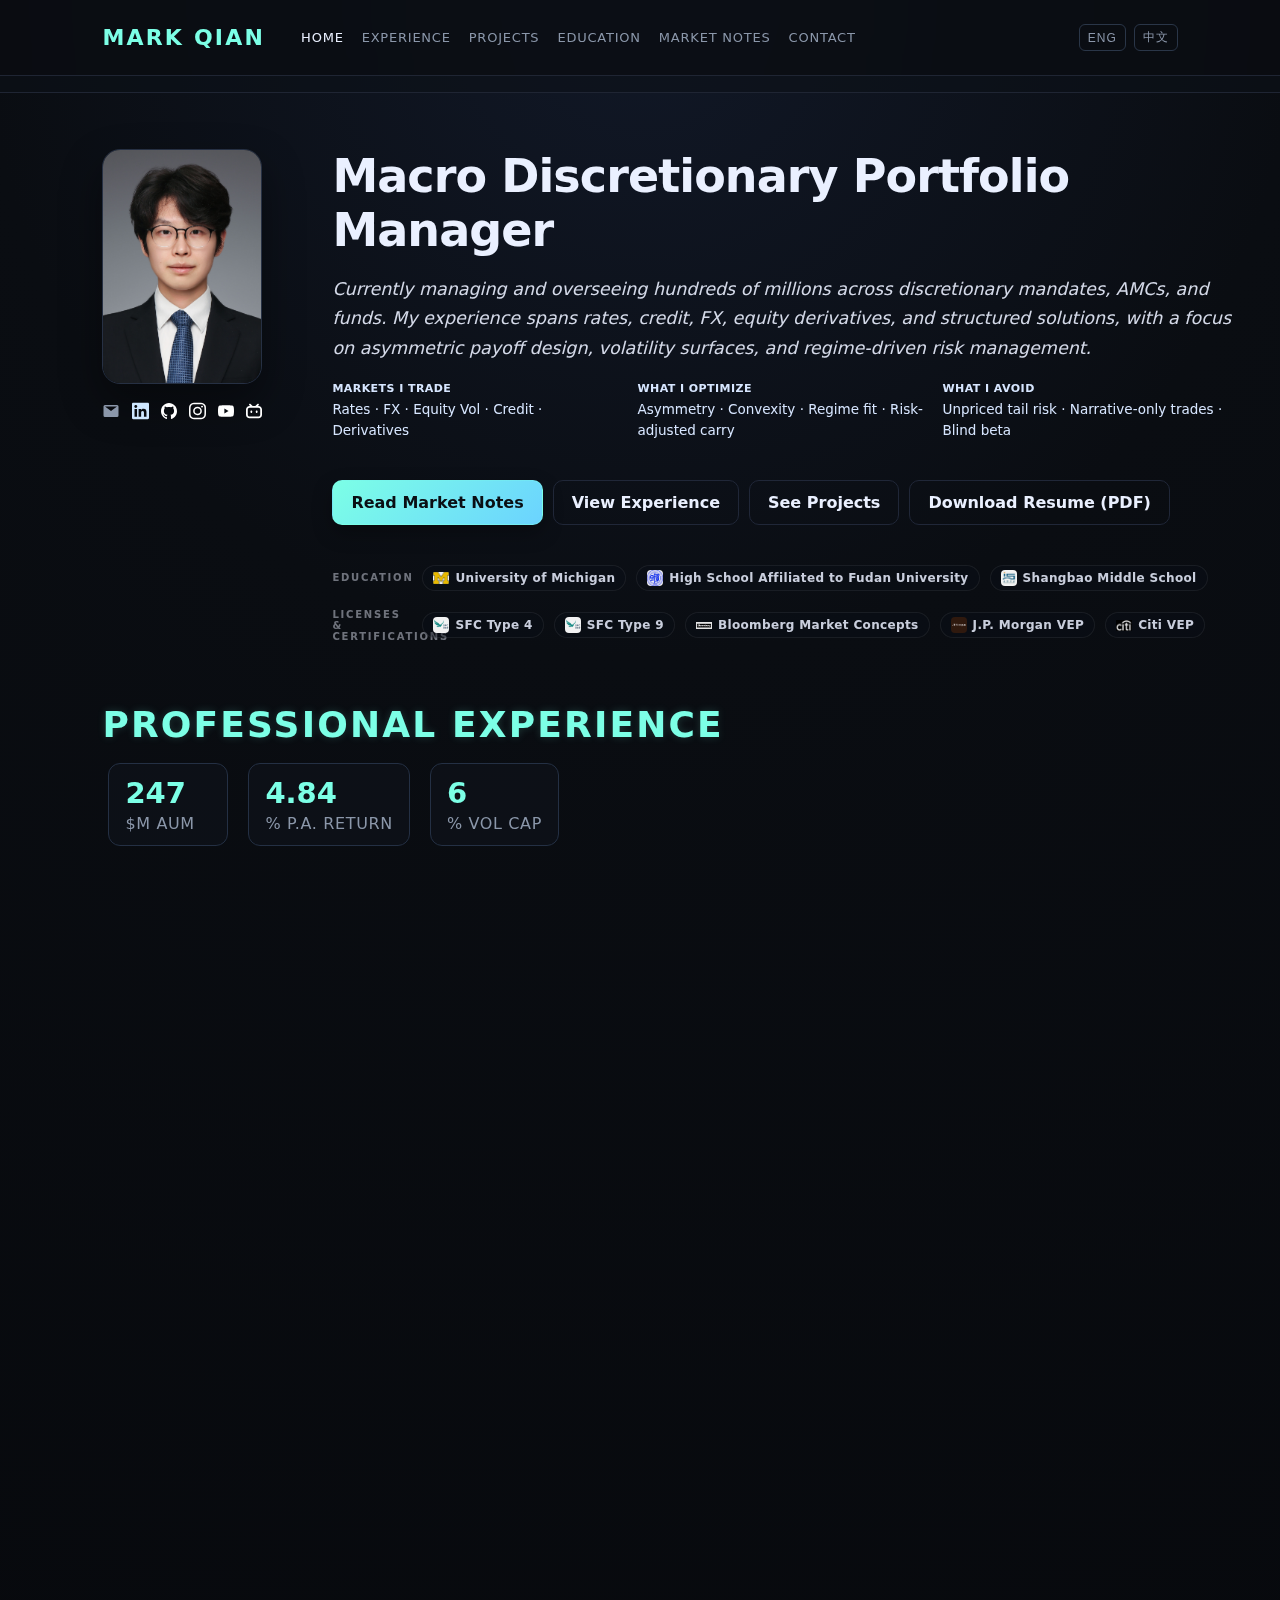
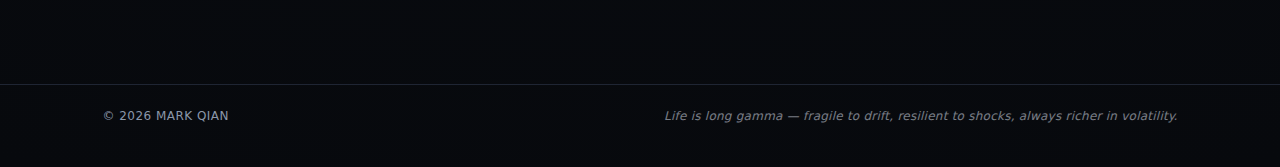
<file: index.html>
<!doctype html>
<html lang="en">
<head>
  <meta charset="UTF-8" />
  <meta name="viewport" content="width=device-width, initial-scale=1.0" />
  <title>Mark Qian — Portfolio</title>
  <link rel="stylesheet" href="styles.css" />
</head>
<body>
  <header class="site-header">
    <div class="brand">Mark Qian</div>
    <nav>
      <a class="active" href="index.html" data-i18n="nav.home">Home</a>
      <a href="experience.html" data-i18n="nav.experience">Experience</a>
      <a href="projects.html" data-i18n="nav.projects">Projects</a>
      <a href="education.html" data-i18n="nav.education">Education</a>
      <a href="market-notes/index.html" data-i18n="nav.marketNotes">Market Notes</a>
      <a href="contact.html" data-i18n="nav.contact">Contact</a>
    </nav>
    <div class="lang-toggle">
      <button class="lang-btn" data-lang="en">ENG</button>
      <button class="lang-btn" data-lang="zh">中文</button>
    </div>
  </header>
  <section class="ticker">
    <div class="tradingview-widget-container">
      <div class="tradingview-widget-container__widget"></div>
      <script type="text/javascript" src="https://s3.tradingview.com/external-embedding/embed-widget-ticker-tape.js" async>
        {
          "symbols": [
            {"proName": "FOREXCOM:SPXUSD", "title": "S&P 500"},
            {"proName": "FOREXCOM:NSXUSD", "title": "Nasdaq 100"},
            {"proName": "INDEX:NKY", "title": "Nikkei 225"},
            {"proName": "INDEX:HSI", "title": "Hang Seng Index"},
            {"proName": "SSE:000001", "title": "Shanghai Composite"},
            {"proName": "FRED:DGS2", "title": "UST 2Y"},
            {"proName": "FRED:DGS5", "title": "UST 5Y"},
            {"proName": "FRED:DGS10", "title": "UST 10Y"},
            {"proName": "FRED:DGS30", "title": "UST 30Y"},
            {"proName": "OANDA:USDJPY", "title": "USDJPY"},
            {"proName": "OANDA:USDCHF", "title": "USDCHF"},
            {"proName": "FX:USDCNH", "title": "USDCNH"},
            {"proName": "FX:USDHKD", "title": "USDHKD"},
            {"proName": "OANDA:EURUSD", "title": "EURUSD"},
            {"proName": "OANDA:GBPUSD", "title": "GBPUSD"},
            {"proName": "OANDA:AUDUSD", "title": "AUDUSD"},
            {"proName": "COINBASE:BTCUSD", "title": "Bitcoin"},
            {"proName": "OANDA:XAUUSD", "title": "Gold"},
            {"proName": "OANDA:XAGUSD", "title": "Silver"},
            {"proName": "CFI:WTI", "title": "WTI"},
            {"proName": "ACTIVTRADES:BRENT", "title": "Brent"}
          ],
          "colorTheme": "dark",
          "isTransparent": true,
          "displayMode": "adaptive",
          "locale": "en"
        }
      </script>
    </div>
  </section>
  <main class="page">
    <section class="hero">
      <div class="profile">
        <div class="profile-media">
          <img class="avatar" src="assets/mark-qian.jpg" alt="Mark Qian" />
          <div class="links">
            <a class="icon-link" href="mailto:qianyinzhe@gmail.com" aria-label="Email">
              <svg viewBox="0 0 24 24" aria-hidden="true"><path d="M4 4h16a2 2 0 0 1 2 2v12a2 2 0 0 1-2 2H4a2 2 0 0 1-2-2V6a2 2 0 0 1 2-2zm0 2 8 6 8-6"/></svg>
            </a>
            <a class="icon-link" href="https://www.linkedin.com/in/yinzheqian-mark/" target="_blank" rel="noreferrer" aria-label="LinkedIn">
              <img src="assets/logos/linkedin.svg" alt="LinkedIn" />
            </a>
            <a class="icon-link" href="https://github.com/markqian1998" target="_blank" rel="noreferrer" aria-label="GitHub">
              <img src="assets/logos/github.svg" alt="GitHub" />
            </a>
            <a class="icon-link" href="https://www.instagram.com/mark_qianyinzhe/" target="_blank" rel="noreferrer" aria-label="Instagram">
              <img src="assets/logos/instagram.svg" alt="Instagram" />
            </a>
            <a class="icon-link" href="https://www.youtube.com/@markqian9607" target="_blank" rel="noreferrer" aria-label="YouTube">
              <img src="assets/logos/youtube.svg" alt="YouTube" />
            </a>
            <a class="icon-link" href="https://space.bilibili.com/91512136?spm_id_from=333.1007.0.0" target="_blank" rel="noreferrer" aria-label="Bilibili">
              <img src="assets/logos/bilibili.svg" alt="Bilibili" />
            </a>
          </div>
        </div>
        <div>
          <h1>Macro Discretionary Portfolio Manager</h1>
          <p class="lead hero-emphasis"><em>Currently managing and overseeing hundreds of millions across discretionary mandates, AMCs, and funds. My experience spans rates, credit, FX, equity derivatives, and structured solutions, with a focus on asymmetric payoff design, volatility surfaces, and regime-driven risk management.</em></p>
          <div class="meta">
            <div class="meta-item">
              <span class="meta-label">Markets I trade</span>
              <span class="meta-value">Rates · FX · Equity Vol · Credit · Derivatives</span>
            </div>
            <div class="meta-item">
              <span class="meta-label">What I optimize</span>
              <span class="meta-value">Asymmetry · Convexity · Regime fit · Risk-adjusted carry</span>
            </div>
            <div class="meta-item">
              <span class="meta-label">What I avoid</span>
              <span class="meta-value">Unpriced tail risk · Narrative-only trades · Blind beta</span>
            </div>
          </div>
          <div class="cta-links-certs hero-cred-row">
            <div class="hero-cred-stack">
              <div class="cta-edu">
                <div class="cta-left">
                  <div class="cta-row">
                    <a class="btn" href="market-notes/index.html">Read Market Notes</a>
                    <a class="btn ghost" href="experience.html">View Experience</a>
                    <a class="btn ghost" href="projects.html">See Projects</a>
                    <a class="btn ghost" href="assets/Mark-Qian-Resume.pdf" download>Download Resume (PDF)</a>
                  </div>
                </div>
              </div>
              <div class="v-spacer"></div>
              <div class="mini-section edu-section badge-row">
                <h3 data-i18n="edu.title">Education</h3>
                <div class="cert-grid">
                  <div class="pill-item badge-pill">
                    <img class="logo" src="assets/logos/umich.png" alt="University of Michigan" />
                    <div>
                      <h3><span data-i18n="edu.umich.name">University of Michigan</span></h3>
                    </div>
                  </div>
                  <div class="pill-item badge-pill">
                    <img class="logo" src="assets/logos/fudan-hs.png" alt="High School Affiliated to Fudan University" />
                    <div>
                      <h3><span data-i18n="edu.fudan.name">High School Affiliated to Fudan University</span></h3>
                    </div>
                  </div>
                  <div class="pill-item badge-pill">
                    <img class="logo" src="assets/logos/shangbao.webp" alt="Shangbao Middle School" />
                    <div>
                      <h3><span data-i18n="edu.shangbao.name">Shangbao Middle School</span></h3>
                    </div>
                  </div>
                </div>
              </div>
              <div class="mini-section badge-row">
                <h3 data-i18n="certs.title">Licenses & Certifications</h3>
                <div class="cert-grid">
                  <div class="pill-item badge-pill">
                    <img class="logo" src="assets/logos/sfc.png" alt="SFC" />
                    <div><h3 data-i18n="certs.sfc4">SFC Type 4</h3></div>
                  </div>
                  <div class="pill-item badge-pill">
                    <img class="logo" src="assets/logos/sfc.png" alt="SFC" />
                    <div><h3 data-i18n="certs.sfc9">SFC Type 9</h3></div>
                  </div>
                  <div class="pill-item badge-pill">
                    <img class="logo" src="assets/logos/bloomberg.png" alt="Bloomberg" />
                    <div><h3 data-i18n="certs.bmc">Bloomberg Market Concepts</h3></div>
                  </div>
                  <div class="pill-item badge-pill">
                    <img class="logo" src="assets/logos/jpm.png" alt="J.P. Morgan" />
                    <div><h3 data-i18n="certs.jpm">J.P. Morgan VEP</h3></div>
                  </div>
                  <div class="pill-item badge-pill">
                    <img class="logo" src="assets/logos/citi.png" alt="Citi" />
                    <div><h3 data-i18n="certs.citi">Citi VEP</h3></div>
                  </div>
                </div>
              </div>
            </div>
          </div>
        </div>
      </div>

      <div class="stats">
        <div class="stats-title" data-i18n="stats.title">Professional Experience</div>
        <div class="stats-row">
          <div class="stat">
            <span class="stat-value" data-count="520">0</span>
            <span class="stat-label" data-i18n="stats.aum">$M AUM</span>
          </div>
          <div class="stat">
            <span class="stat-value" data-count="10.17">0</span>
            <span class="stat-label" data-i18n="stats.return">% p.a. return</span>
          </div>
          <div class="stat">
            <span class="stat-value" data-count="12">0</span>
            <span class="stat-label" data-i18n="stats.vol">% Vol cap</span>
          </div>
        </div>
      </div>
    </section>

    <section class="grid">
      <article class="card">
        <h3 data-i18n="cards.pm.title">Portfolio Management</h3>
        <p>
          <span data-i18n="cards.pm.body">Led a 5‑person team managing $520M AUM across FICC, Equities, and Derivatives with volatility below 12% since Jun 2022.</span>
        </p>
      </article>
      <article class="card">
        <h3 data-i18n="cards.rm.title">Infrastructure Building &amp; Risk Management</h3>
        <p>
          <span data-i18n="cards.rm.body">Built pricing and risk engines using Python/QuantLib, SABR/SVI vols, GARCH/CVaR, copulas, PCA, and Black‑Litterman stabilization.</span>
        </p>
      </article>
      <article class="card">
        <h3 data-i18n="cards.ce.title">Client Engagement &amp; Communication</h3>
        <p>
          <span data-i18n="cards.ce.body">Prepared market wraps, ran monthly portfolio reviews, and delivered tactical positioning updates for UHNW and corporate clients.</span>
        </p>
      </article>
    </section>

    <section class="section">
      <h2 data-i18n="highlights.title">Highlights</h2>
      <ul class="bullets">
        <li><span data-i18n="highlights.1">Primary PM of $35M UBS IB Bond AMC; +253 bps vs BBG Barclays IG Index since inception.</span></li>
        <li><span data-i18n="highlights.2">Executed $12M 15‑name US equity short‑put strategy with valuation screens and IV/RV calibration.</span></li>
        <li><span data-i18n="highlights.3">Structured $30M cross‑currency loan optimization strategy across CHF/JPY/CNH.</span></li>
      </ul>
    </section>
    <section class="section identity-section">
<div class="identity-card" aria-label="Signature identity card">
              <div class="identity-card-inner">
                <div class="identity-card-edge" aria-hidden="true"></div>
                <div class="identity-card-sides" aria-hidden="true"></div>
                <div class="identity-card-face identity-card-front">
                  <div class="identity-card-name">MARK QIAN</div>
                  <div class="identity-card-logo" aria-hidden="true"></div>
                  <div class="identity-card-row">Age: 27</div>
                  <div class="identity-card-row">Hometown: Shanghai</div>
                  <div class="identity-card-row">Location: Hong Kong</div>
                  <div class="identity-card-row"><br></div>
                  <div class="identity-card-row">Email: qianyinzhe@gmail.com</div>
                  <div class="identity-card-row">Tel: +852 4670-9206</div>
                  <div class="identity-card-visa" aria-hidden="true">VISA</div>
                </div>
                <div class="identity-card-face identity-card-back">
                  <div class="identity-card-back-title">Interests</div>
                  <div class="identity-card-back-grid">
                    <span class="identity-card-item"><span class="identity-card-icon">
                      <svg viewBox="0 0 24 24" aria-hidden="true" fill="none" stroke="currentColor" stroke-width="1.6" stroke-linecap="round" stroke-linejoin="round"><path d="M18.5 8c-1.4 0-2.6-.8-3.2-2A6.87 6.87 0 0 0 2 9v11a2 2 0 0 0 2 2h16a2 2 0 0 0 2-2v-8.5C22 9.6 20.4 8 18.5 8" /><path d="M2 14h20" /><path d="M6 14v4" /><path d="M10 14v4" /><path d="M14 14v4" /><path d="M18 14v4" /></svg>
                    </span>Piano keyboard</span>
                    <span class="identity-card-item"><span class="identity-card-icon">
                      <svg viewBox="0 0 24 24" aria-hidden="true" fill="none" stroke="currentColor" stroke-width="1.6" stroke-linecap="round" stroke-linejoin="round"><rect width="18" height="18" x="3" y="3" rx="2" /><path d="M3 9h18" /><path d="M3 15h18" /><path d="M9 3v18" /><path d="M15 3v18" /></svg>
                    </span>Go · 5th Duan</span>
                    <span class="identity-card-item"><span class="identity-card-icon">
                      <svg viewBox="0 0 24 24" aria-hidden="true" fill="none" stroke="currentColor" stroke-width="1.6" stroke-linecap="round" stroke-linejoin="round"><path d="M10 14.66v1.626a2 2 0 0 1-.976 1.696A5 5 0 0 0 7 21.978" /><path d="M14 14.66v1.626a2 2 0 0 0 .976 1.696A5 5 0 0 1 17 21.978" /><path d="M18 9h1.5a1 1 0 0 0 0-5H18" /><path d="M4 22h16" /><path d="M6 9a6 6 0 0 0 12 0V3a1 1 0 0 0-1-1H7a1 1 0 0 0-1 1z" /><path d="M6 9H4.5a1 1 0 0 1 0-5H6" /></svg>
                    </span>Varsity soccer</span>
                    <span class="identity-card-item"><span class="identity-card-icon">
                      <svg viewBox="0 0 24 24" aria-hidden="true" fill="none" stroke="currentColor" stroke-width="1.6" stroke-linecap="round" stroke-linejoin="round"><circle cx="12" cy="12" r="10" /><circle cx="12" cy="12" r="1" /></svg>
                    </span>Tennis</span>
                    <span class="identity-card-item"><span class="identity-card-icon">
                      <svg viewBox="0 0 24 24" aria-hidden="true" fill="none" stroke="currentColor" stroke-width="1.6" stroke-linecap="round" stroke-linejoin="round"><circle cx="12" cy="12" r="10" /><circle cx="12" cy="12" r="6" /><circle cx="12" cy="12" r="2" /></svg>
                    </span>Table tennis</span>
                    <span class="identity-card-item"><span class="identity-card-icon">
                      <svg viewBox="0 0 24 24" aria-hidden="true" fill="none" stroke="currentColor" stroke-width="1.6" stroke-linecap="round" stroke-linejoin="round"><path d="M13.997 4a2 2 0 0 1 1.76 1.05l.486.9A2 2 0 0 0 18.003 7H20a2 2 0 0 1 2 2v9a2 2 0 0 1-2 2H4a2 2 0 0 1-2-2V9a2 2 0 0 1 2-2h1.997a2 2 0 0 0 1.759-1.048l.489-.904A2 2 0 0 1 10.004 4z" /><circle cx="12" cy="13" r="3" /></svg>
                    </span>Photography</span>
                    <span class="identity-card-item"><span class="identity-card-icon">
                      <svg viewBox="0 0 24 24" aria-hidden="true" fill="none" stroke="currentColor" stroke-width="1.6" stroke-linecap="round" stroke-linejoin="round"><path d="m18 16 4-4-4-4" /><path d="m6 8-4 4 4 4" /><path d="m14.5 4-5 16" /></svg>
                    </span>Coding</span>
                    <span class="identity-card-item"><span class="identity-card-icon">
                      <svg viewBox="0 0 24 24" aria-hidden="true" fill="none" stroke="currentColor" stroke-width="1.6" stroke-linecap="round" stroke-linejoin="round"><path d="M17 21a1 1 0 0 0 1-1v-5.35c0-.457.316-.844.727-1.041a4 4 0 0 0-2.134-7.589 5 5 0 0 0-9.186 0 4 4 0 0 0-2.134 7.588c.411.198.727.585.727 1.041V20a1 1 0 0 0 1 1Z" /><path d="M6 17h12" /></svg>
                    </span>Cooking</span>
                    <span class="identity-card-item"><span class="identity-card-icon">
                      <svg viewBox="0 0 24 24" aria-hidden="true" fill="none" stroke="currentColor" stroke-width="1.6" stroke-linecap="round" stroke-linejoin="round"><path d="M17.596 12.768a2 2 0 1 0 2.829-2.829l-1.768-1.767a2 2 0 0 0 2.828-2.829l-2.828-2.828a2 2 0 0 0-2.829 2.828l-1.767-1.768a2 2 0 1 0-2.829 2.829z" /><path d="m2.5 21.5 1.4-1.4" /><path d="m20.1 3.9 1.4-1.4" /><path d="M5.343 21.485a2 2 0 1 0 2.829-2.828l1.767 1.768a2 2 0 1 0 2.829-2.829l-6.364-6.364a2 2 0 1 0-2.829 2.829l1.768 1.767a2 2 0 0 0-2.828 2.829z" /><path d="m9.6 14.4 4.8-4.8" /></svg>
                    </span>Gym training</span>
                    <span class="identity-card-item"><span class="identity-card-icon">
                      <svg viewBox="0 0 24 24" aria-hidden="true" fill="none" stroke="currentColor" stroke-width="1.6" stroke-linecap="round" stroke-linejoin="round"><path d="M12 18v4" /><path d="M2 14.499a5.5 5.5 0 0 0 9.591 3.675.6.6 0 0 1 .818.001A5.5 5.5 0 0 0 22 14.5c0-2.29-1.5-4-3-5.5l-5.492-5.312a2 2 0 0 0-3-.02L5 8.999c-1.5 1.5-3 3.2-3 5.5" /></svg>
                    </span>Poker</span>
                  </div>
                </div>
              </div>
    </section>
  </main>

  <footer class="site-footer">
    <span>© 2026 Mark Qian</span>
    <span class="footer-identity">Life is long gamma — fragile to drift, resilient to shocks, always richer in volatility.</span>
    <!-- removed LinkedIn -->
  </footer>
  <script src="script.js"></script>
</body>
</html>
</file>
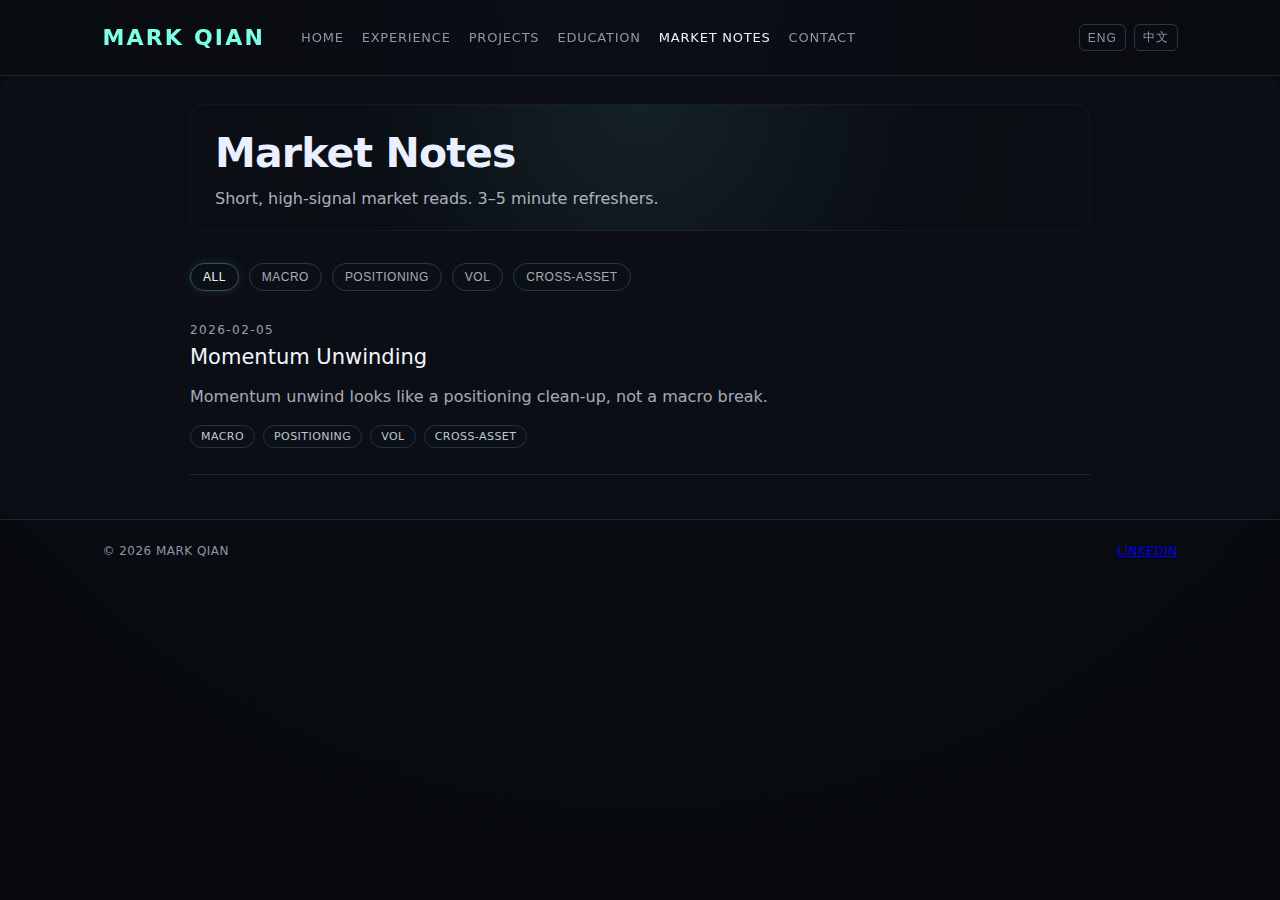
<file: market-notes/index.html>
<!doctype html>
<html lang="en">
<head>
  <meta charset="UTF-8" />
  <meta name="viewport" content="width=device-width, initial-scale=1.0" />
  <title>Market Notes — Mark Qian</title>
  <link rel="stylesheet" href="../styles.css" />
</head>
<body>
  <header class="site-header">
    <div class="brand">Mark Qian</div>
    <nav>
      <a href="../index.html" data-i18n="nav.home">Home</a>
      <a href="../experience.html" data-i18n="nav.experience">Experience</a>
      <a href="../projects.html" data-i18n="nav.projects">Projects</a>
      <a href="../education.html" data-i18n="nav.education">Education</a>
      <a class="active" href="index.html" data-i18n="nav.marketNotes">Market Notes</a>
      <a href="../contact.html" data-i18n="nav.contact">Contact</a>
    </nav>
    <div class="lang-toggle">
      <button class="lang-btn" data-lang="en">ENG</button>
      <button class="lang-btn" data-lang="zh">中文</button>
    </div>
  </header>

  <main class="page notes-page">
    <header class="notes-hero">
      <h1>Market Notes</h1>
      <p class="notes-subtitle">Short, high-signal market reads. 3–5 minute refreshers.</p>
    </header>

    <section class="notes-controls">
      <div class="notes-filters" id="notes-filters"></div>
    </section>

    <section class="notes-list" id="notes-list" aria-live="polite"></section>
  </main>

  <footer class="site-footer">
    <span>© 2026 Mark Qian</span>
    <a href="../contact.html" data-i18n="footer.linkedin">LinkedIn</a>
  </footer>

  <script src="../script.js"></script>
  <script src="../assets/marked.min.js"></script>
  <script src="../market-notes.js"></script>
</body>
</html>
</file>
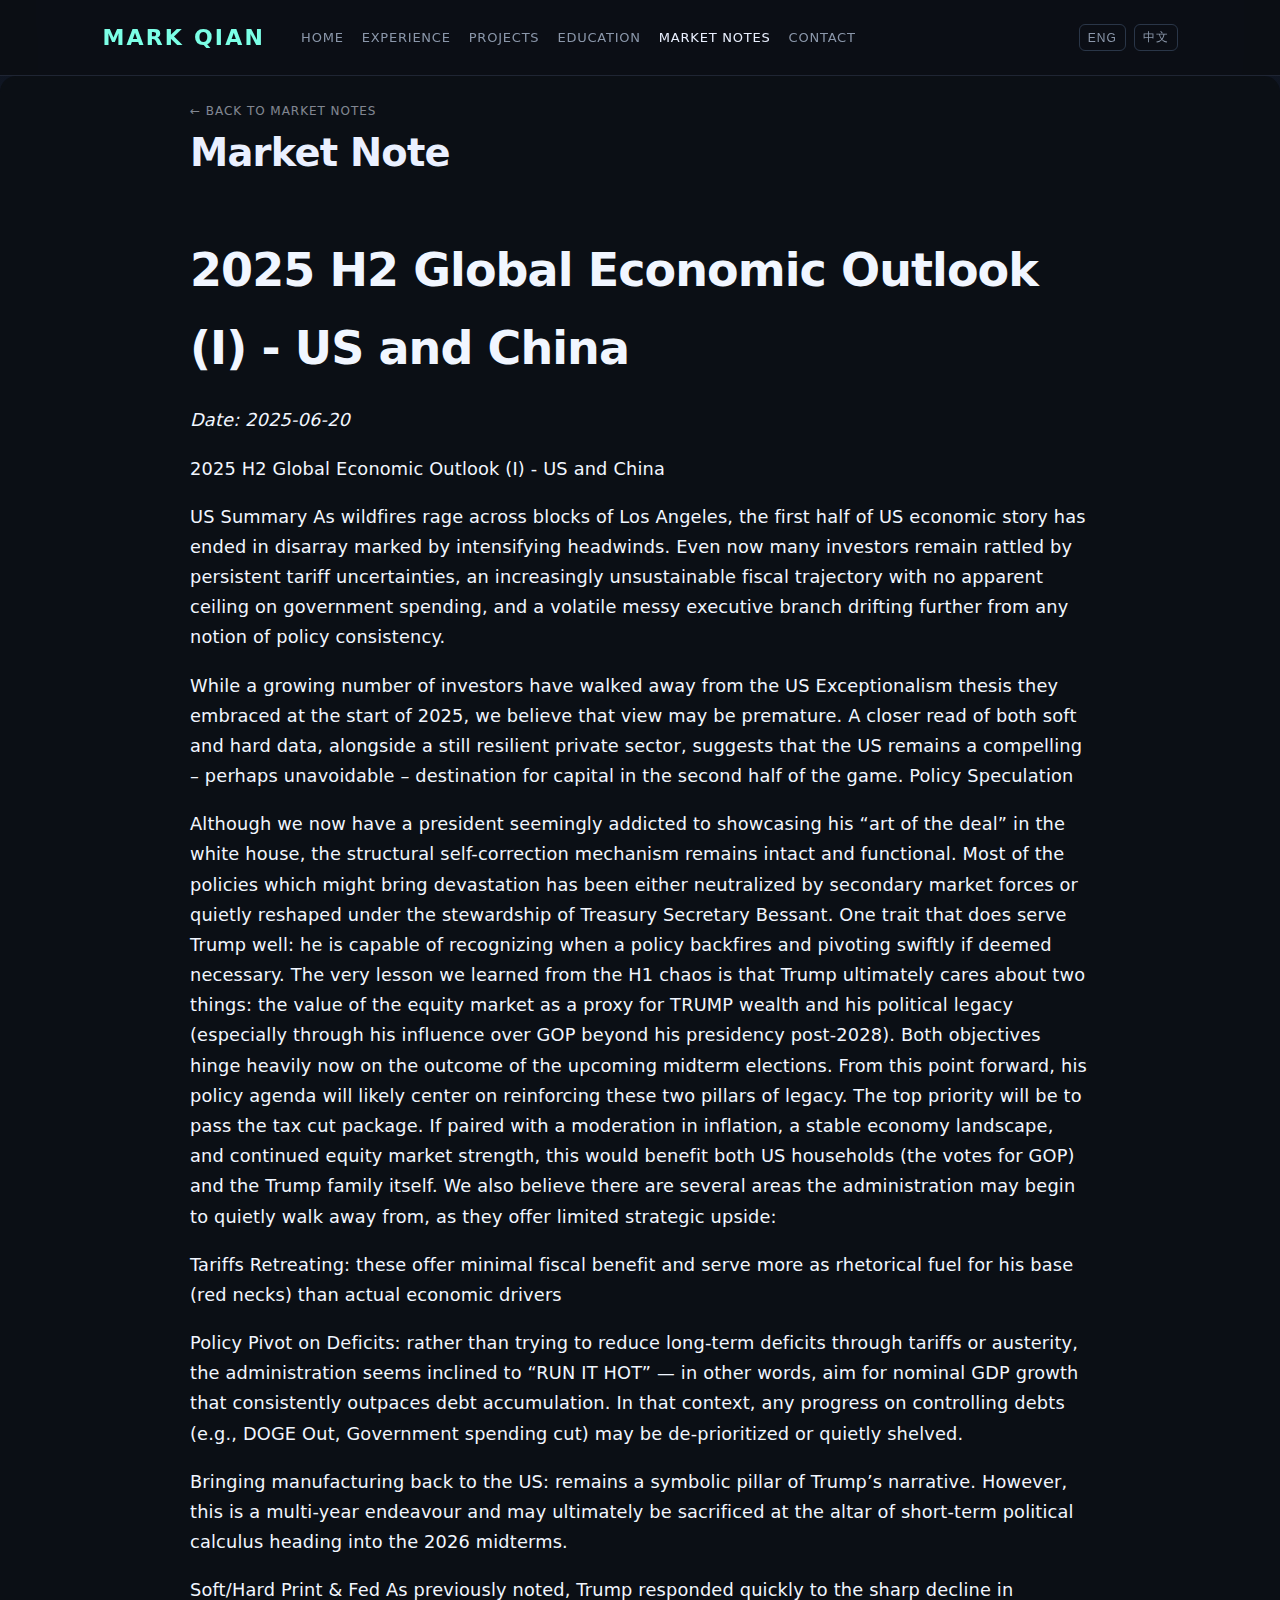
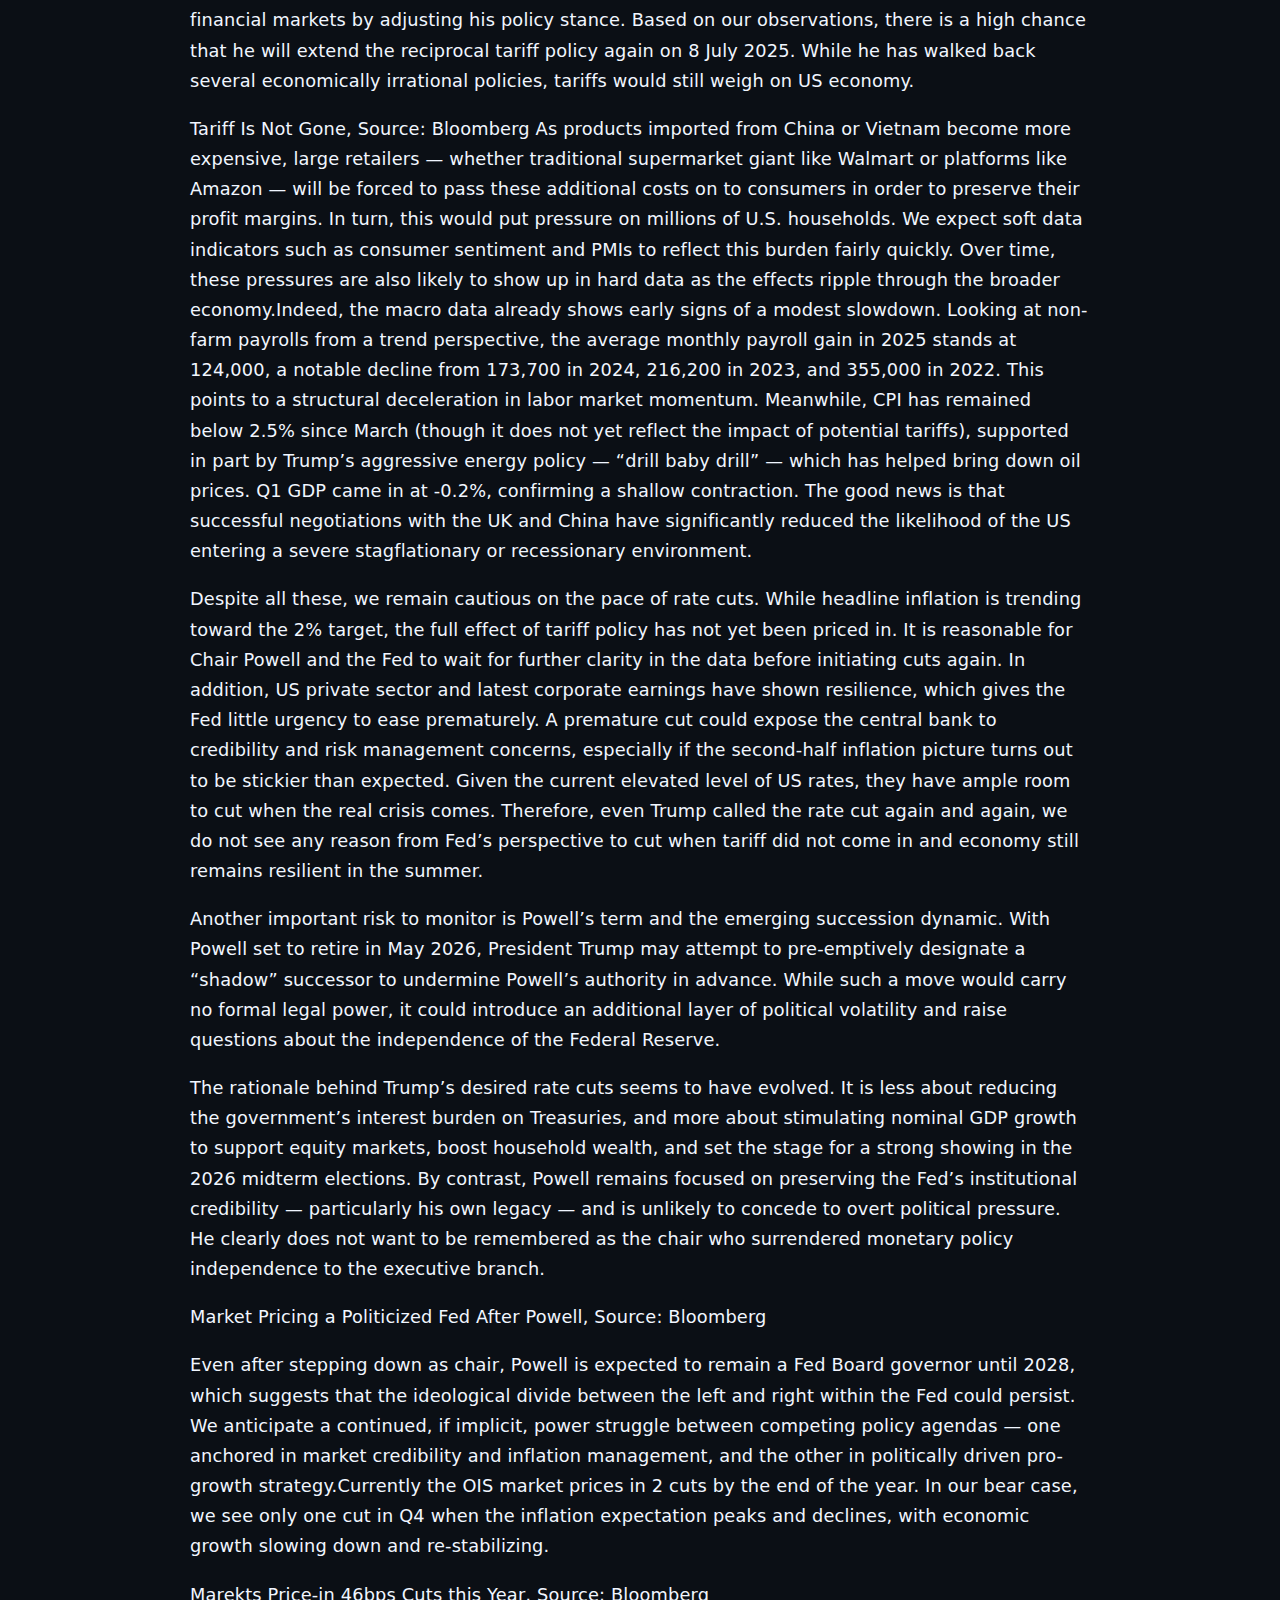
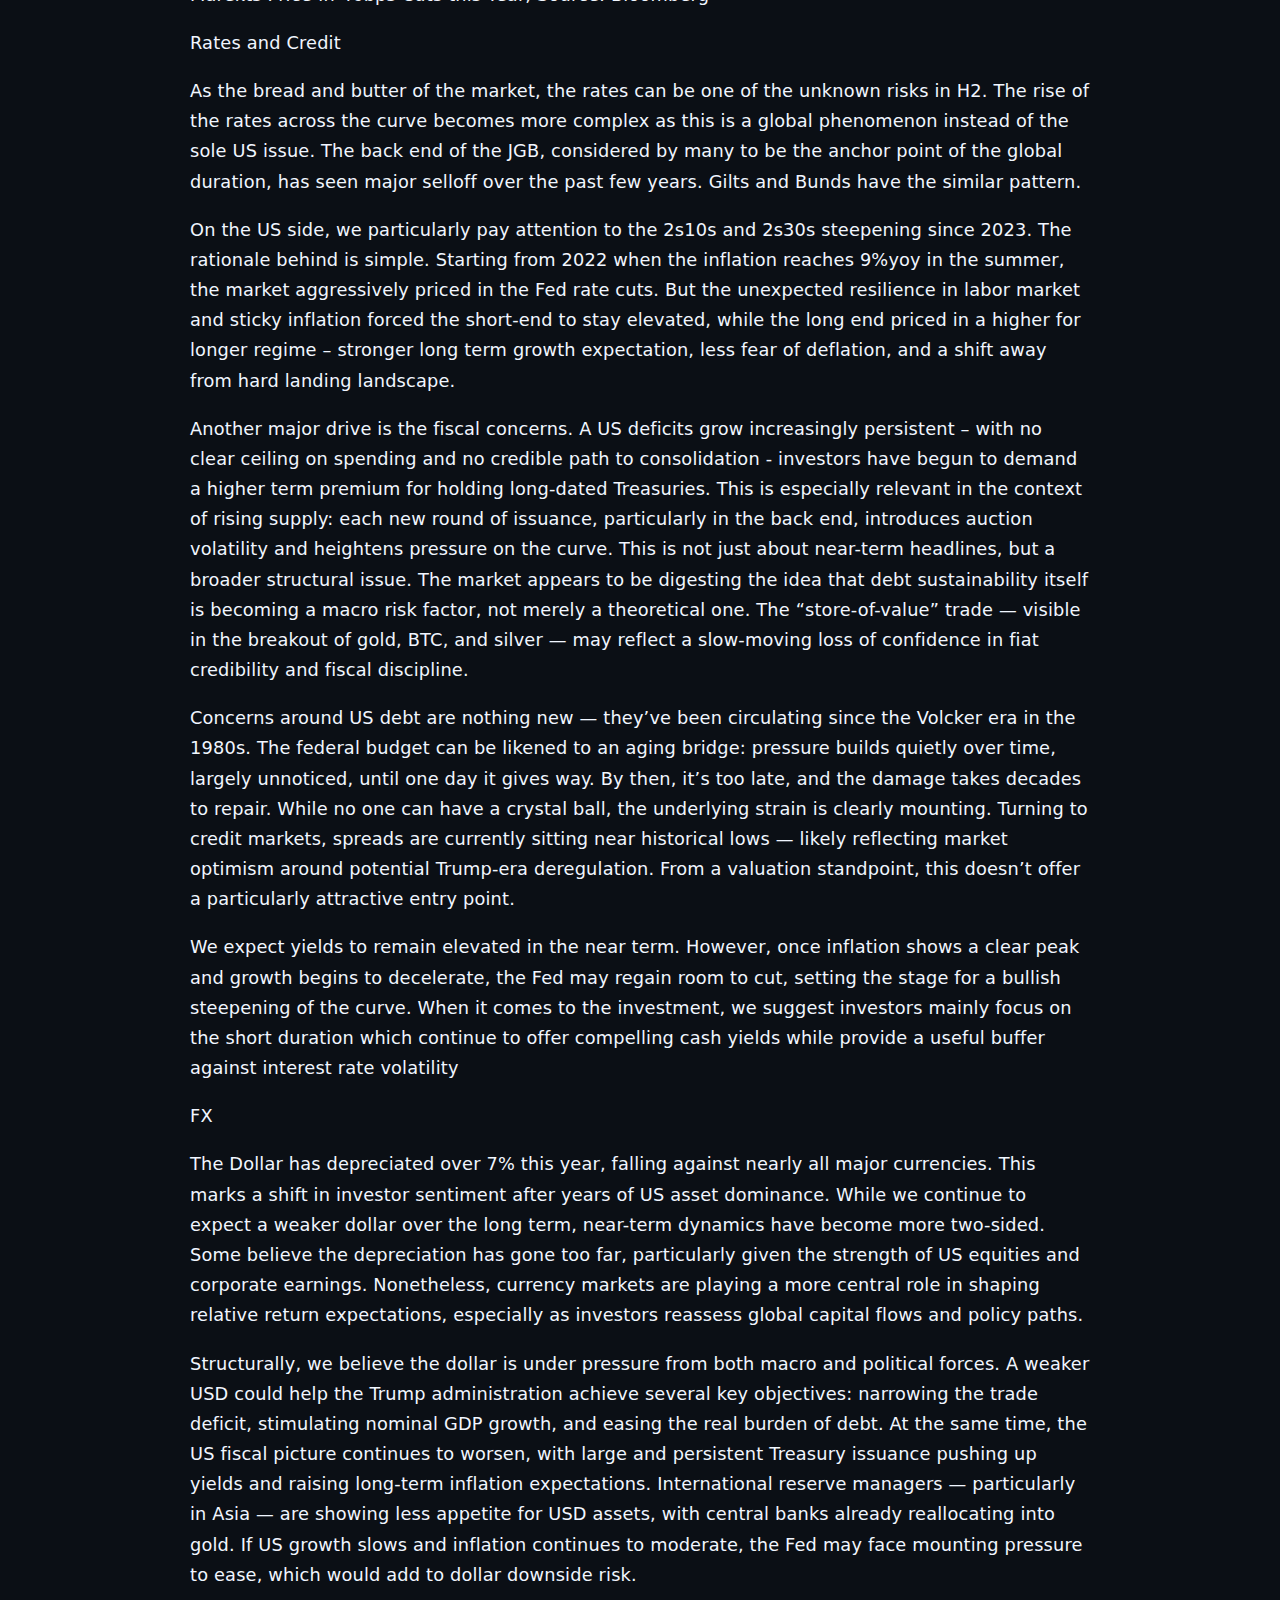
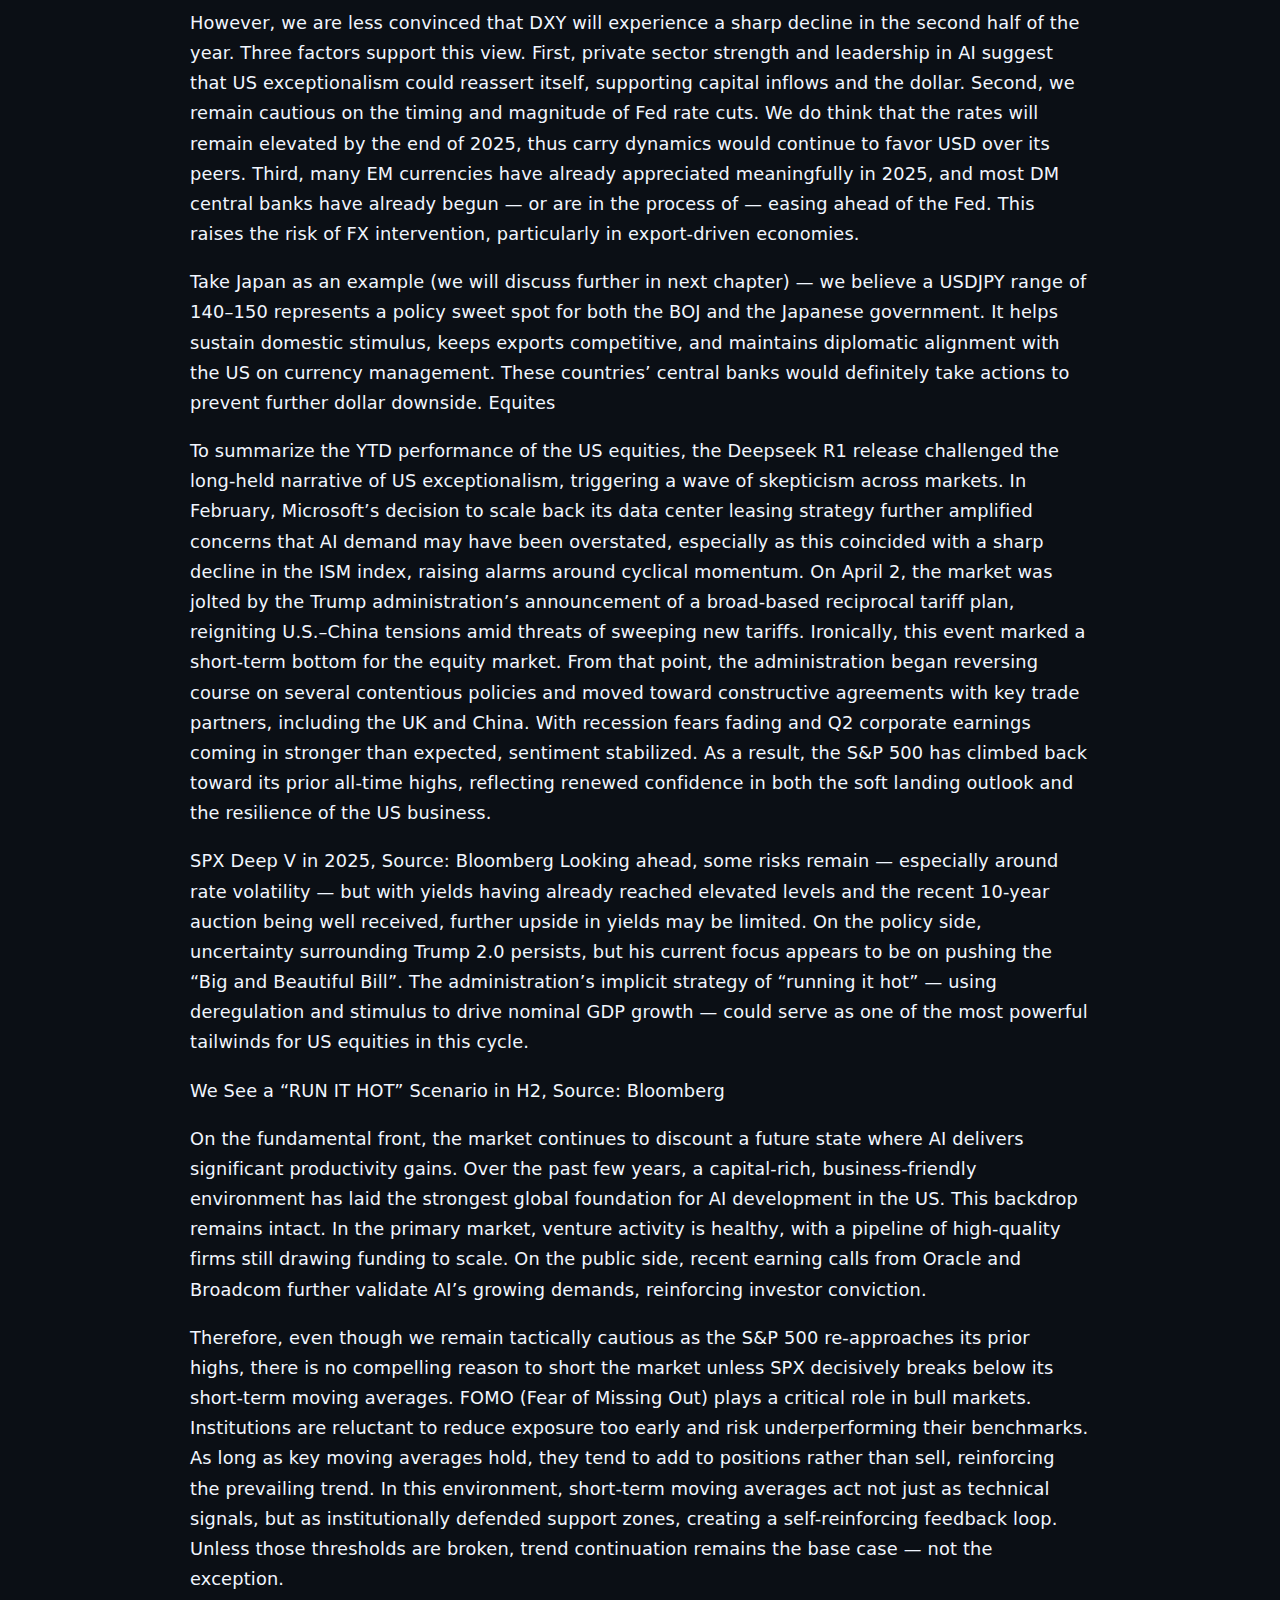
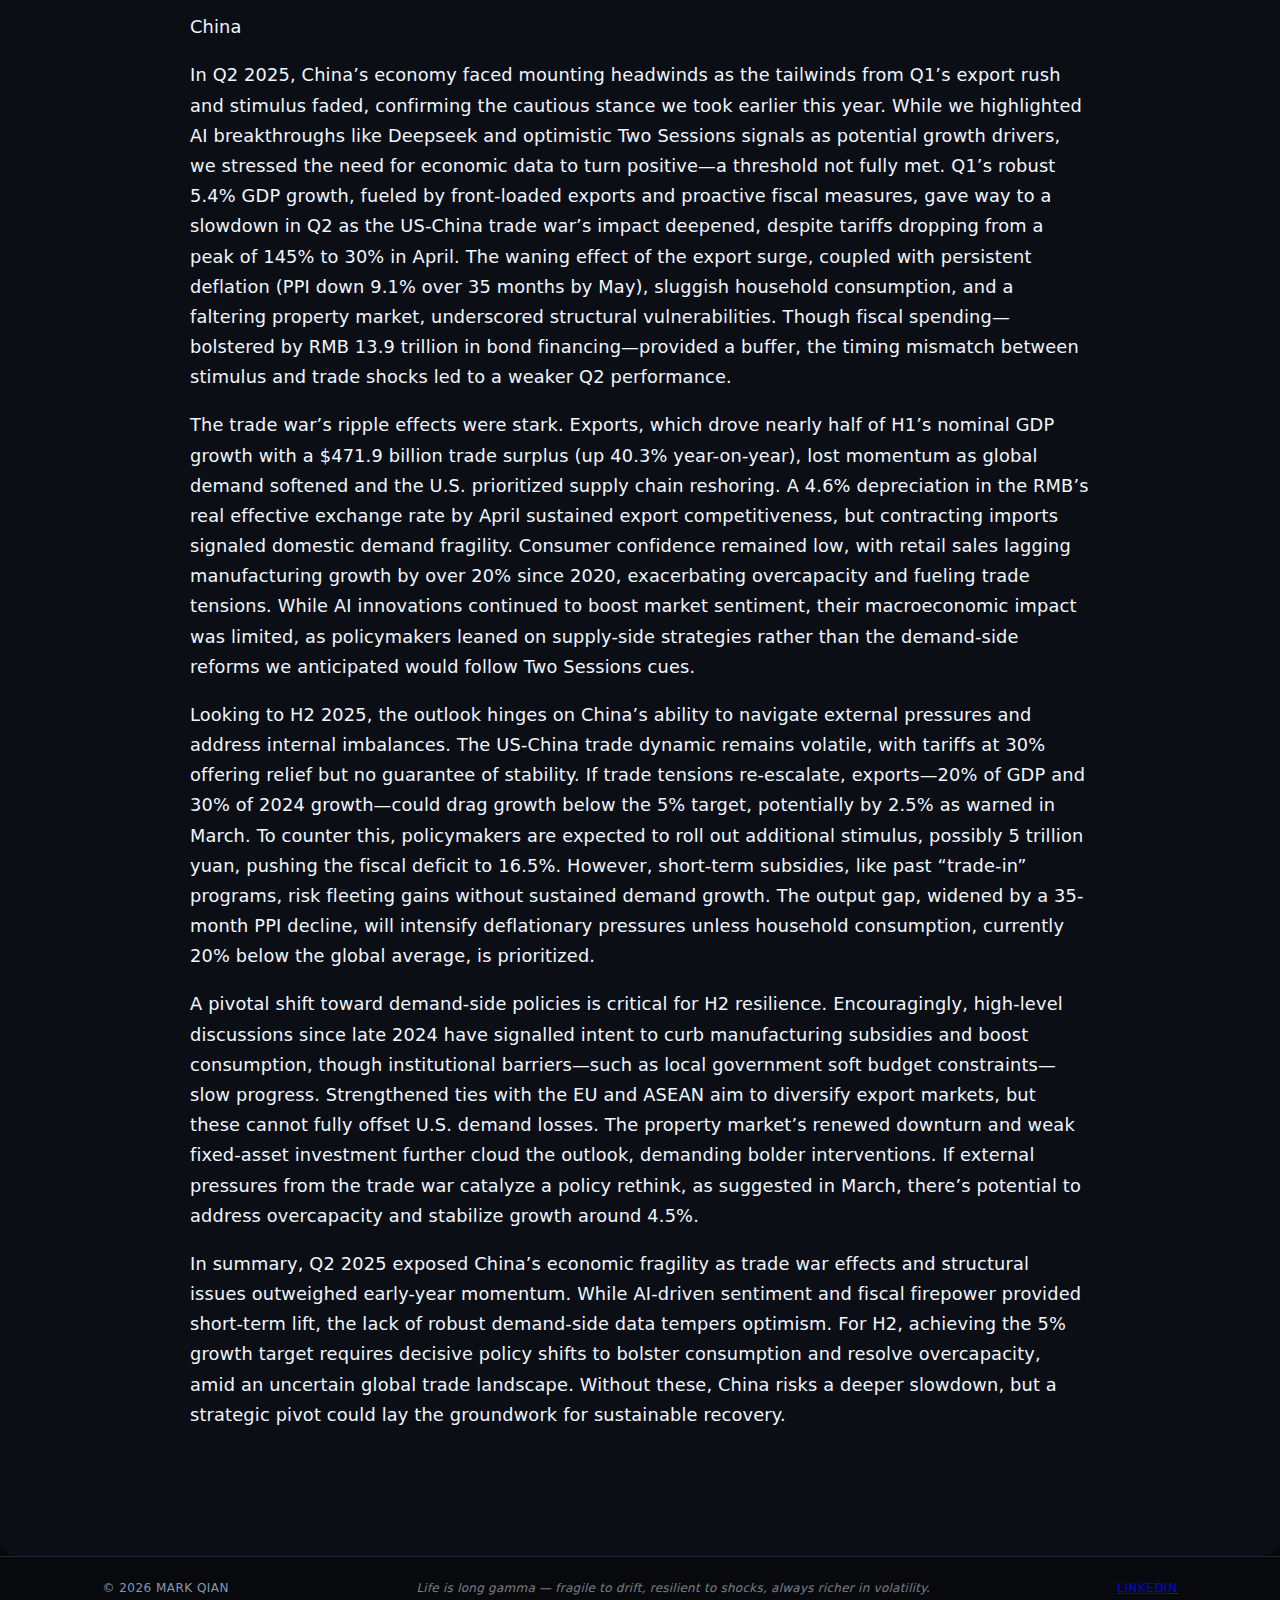
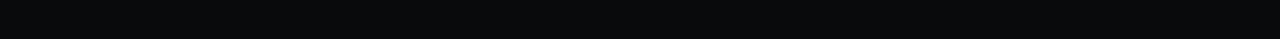
<file: market-notes/2025-06-20-2025-h2-global-economic-outlook-us-china/index.html>
<!doctype html>
<html lang="en">
<head>
  <meta charset="UTF-8" />
  <meta name="viewport" content="width=device-width, initial-scale=1.0" />
  <title>Market Notes — Mark Qian</title>
  <link rel="stylesheet" href="../../styles.css" />
</head>
<body>
  <header class="site-header">
    <div class="brand">Mark Qian</div>
    <nav>
      <a href="../../index.html" data-i18n="nav.home">Home</a>
      <a href="../../experience.html" data-i18n="nav.experience">Experience</a>
      <a href="../../projects.html" data-i18n="nav.projects">Projects</a>
      <a href="../../education.html" data-i18n="nav.education">Education</a>
      <a class="active" href="../index.html" data-i18n="nav.marketNotes">Market Notes</a>
      <a href="../../contact.html" data-i18n="nav.contact">Contact</a>
    </nav>
    <div class="lang-toggle">
      <button class="lang-btn" data-lang="en">ENG</button>
      <button class="lang-btn" data-lang="zh">中文</button>
    </div>
  </header>

  <main class="page note-page">
    <header class="note-header">
      <a class="back-link" href="../index.html">← Back to Market Notes</a>
      <h1 id="note-title">Market Note</h1>
      <div class="note-meta">
        <span id="note-date"></span>
        <div class="note-tags" id="note-tags"></div>
      </div>
    </header>

    <article id="note-content" class="note-body" aria-live="polite"></article>

    <nav class="note-nav" id="note-nav" aria-label="Market note navigation"></nav>
  </main>

  <footer class="site-footer">
    <span>© 2026 Mark Qian</span>
    <span class="footer-identity">Life is long gamma — fragile to drift, resilient to shocks, always richer in volatility.</span>
    <a href="../../contact.html" data-i18n="footer.linkedin">LinkedIn</a>
  </footer>

  <script src="../../script.js"></script>
  <script src="../../assets/marked.min.js"></script>
  <script src="../../market-notes.js"></script>
</body>
</html>
</file>
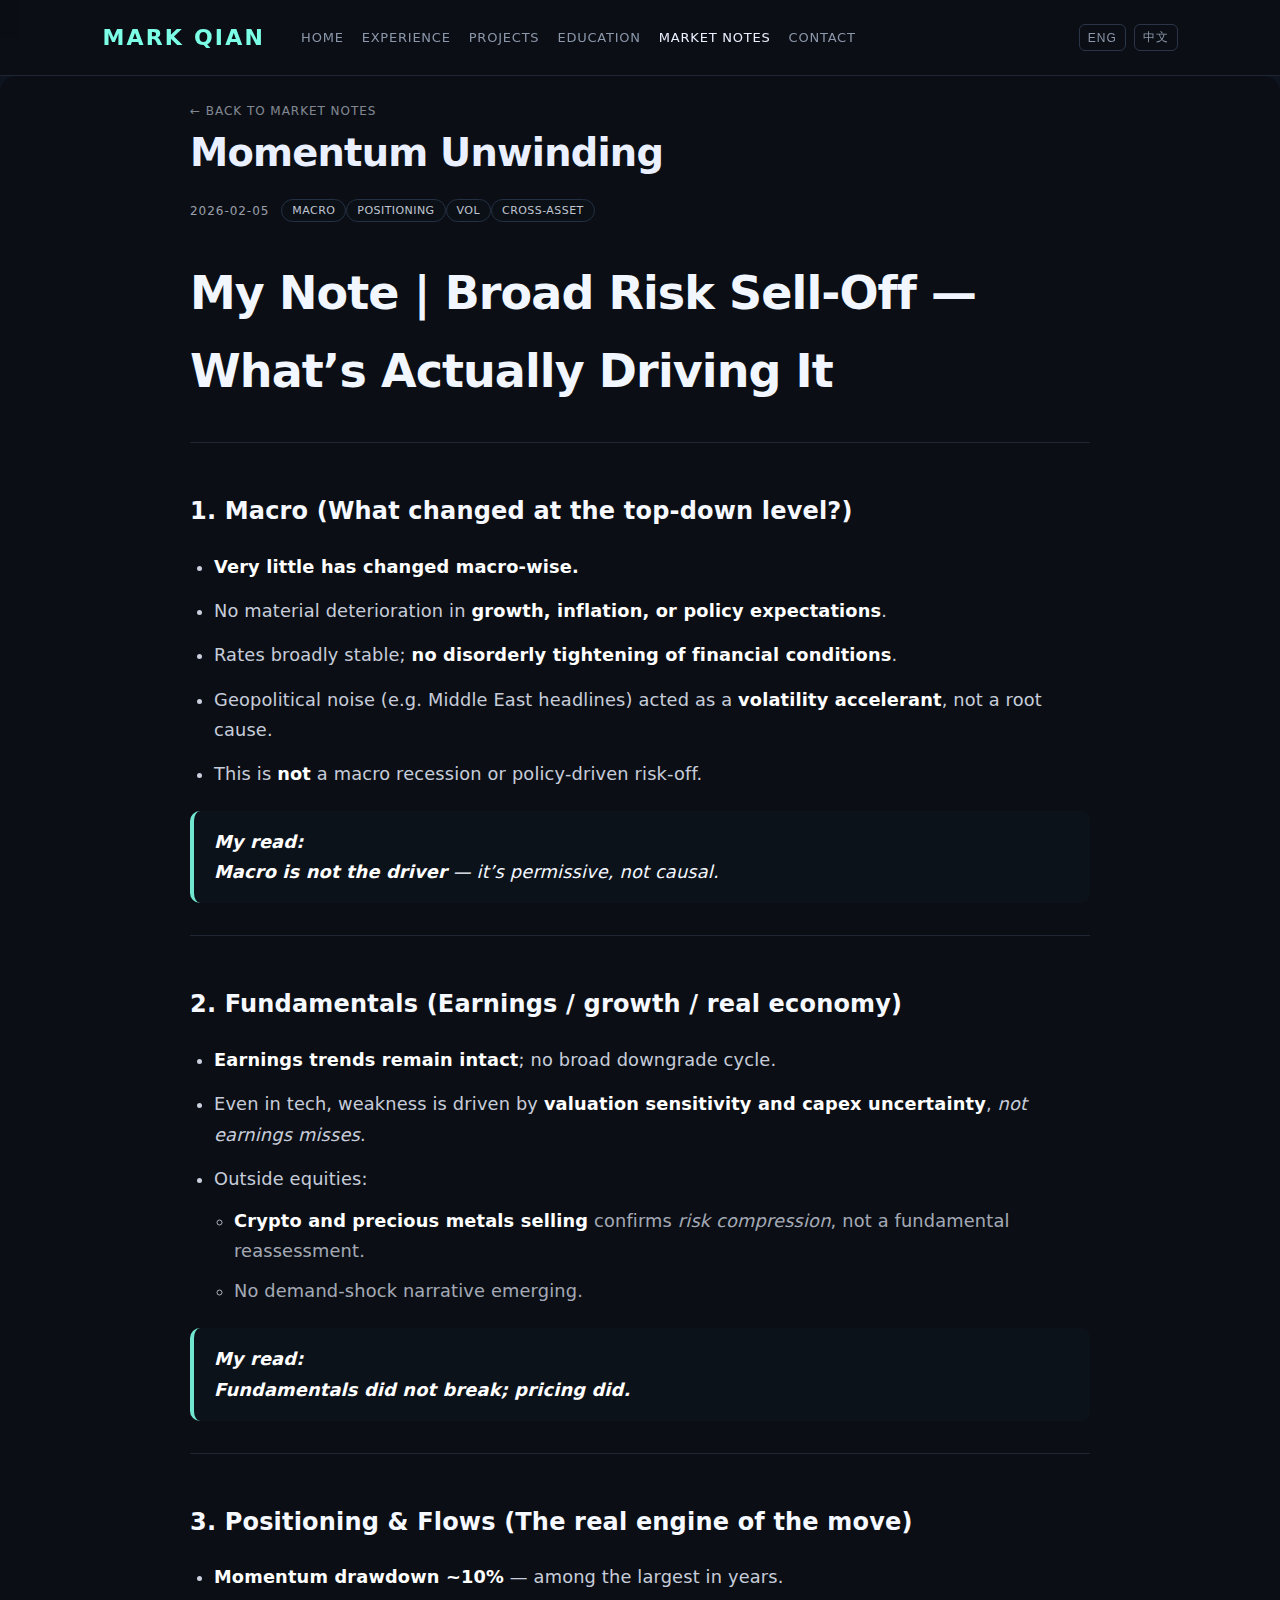
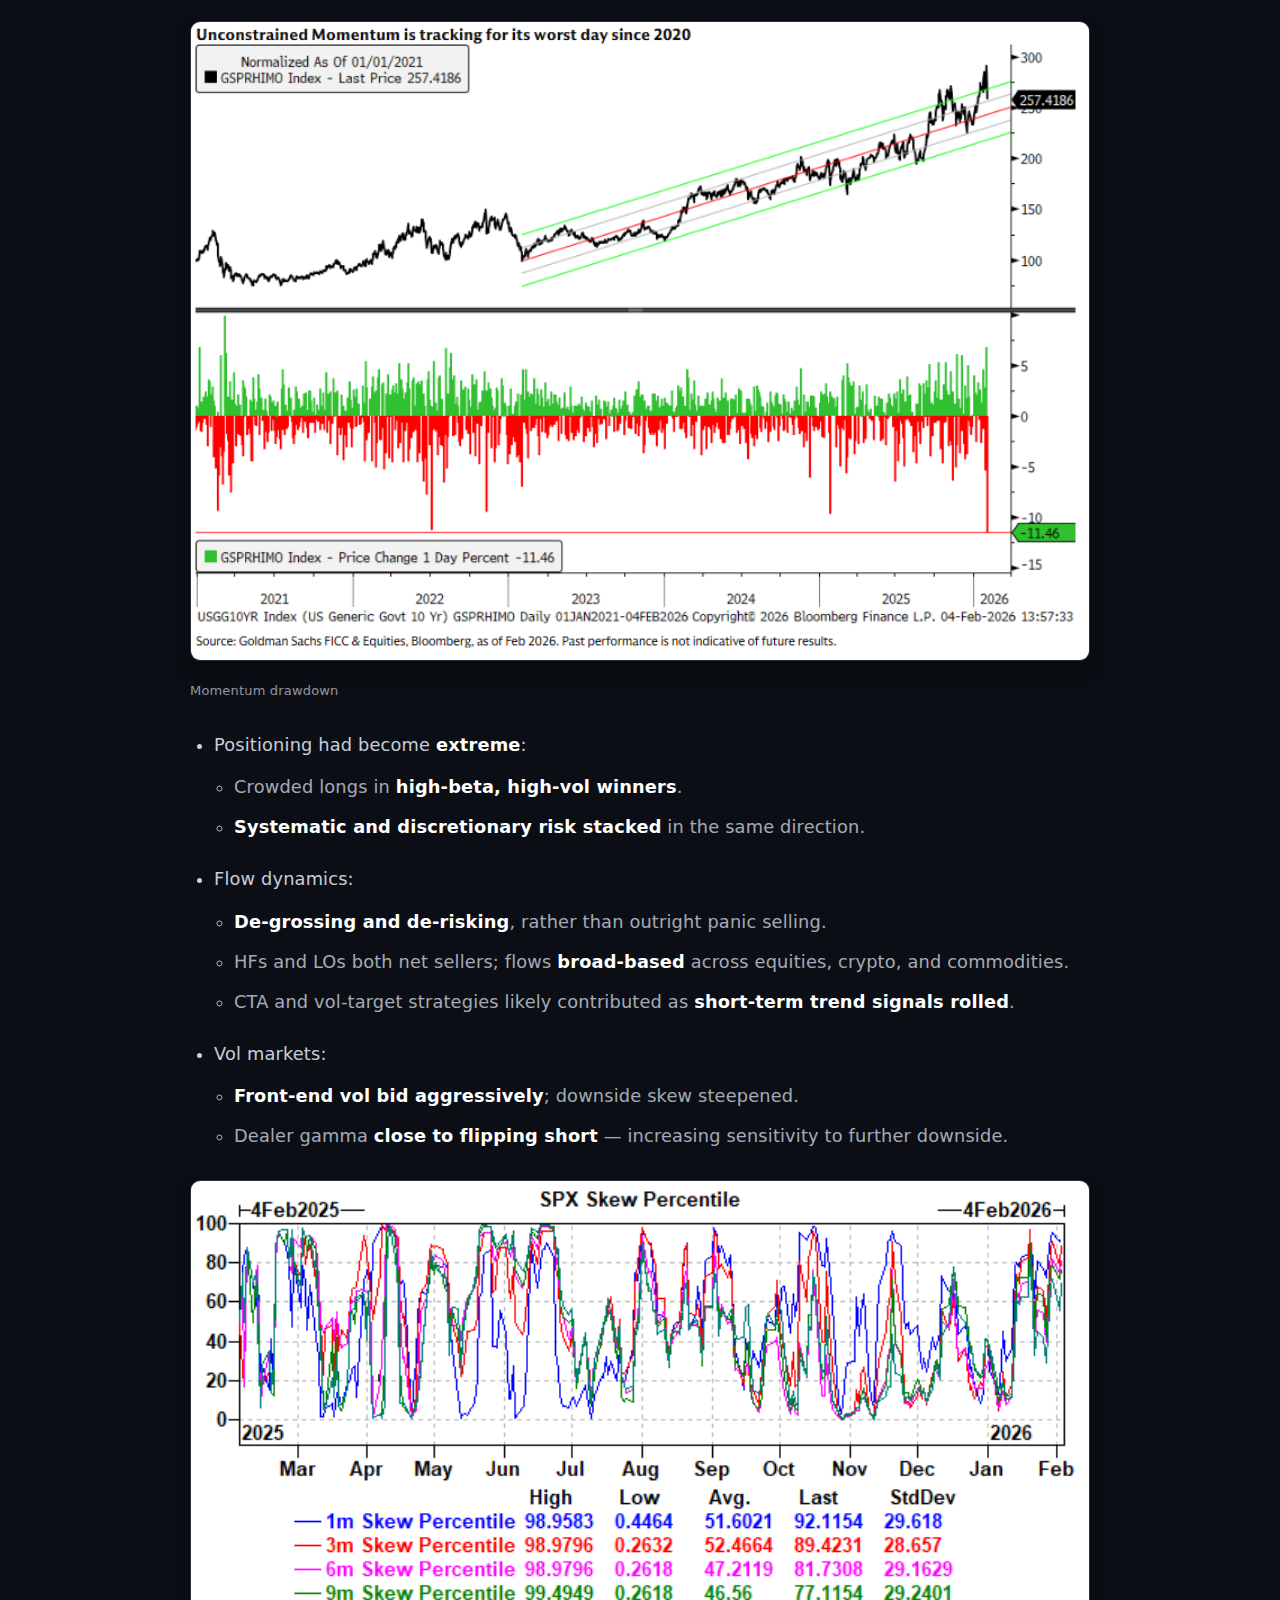
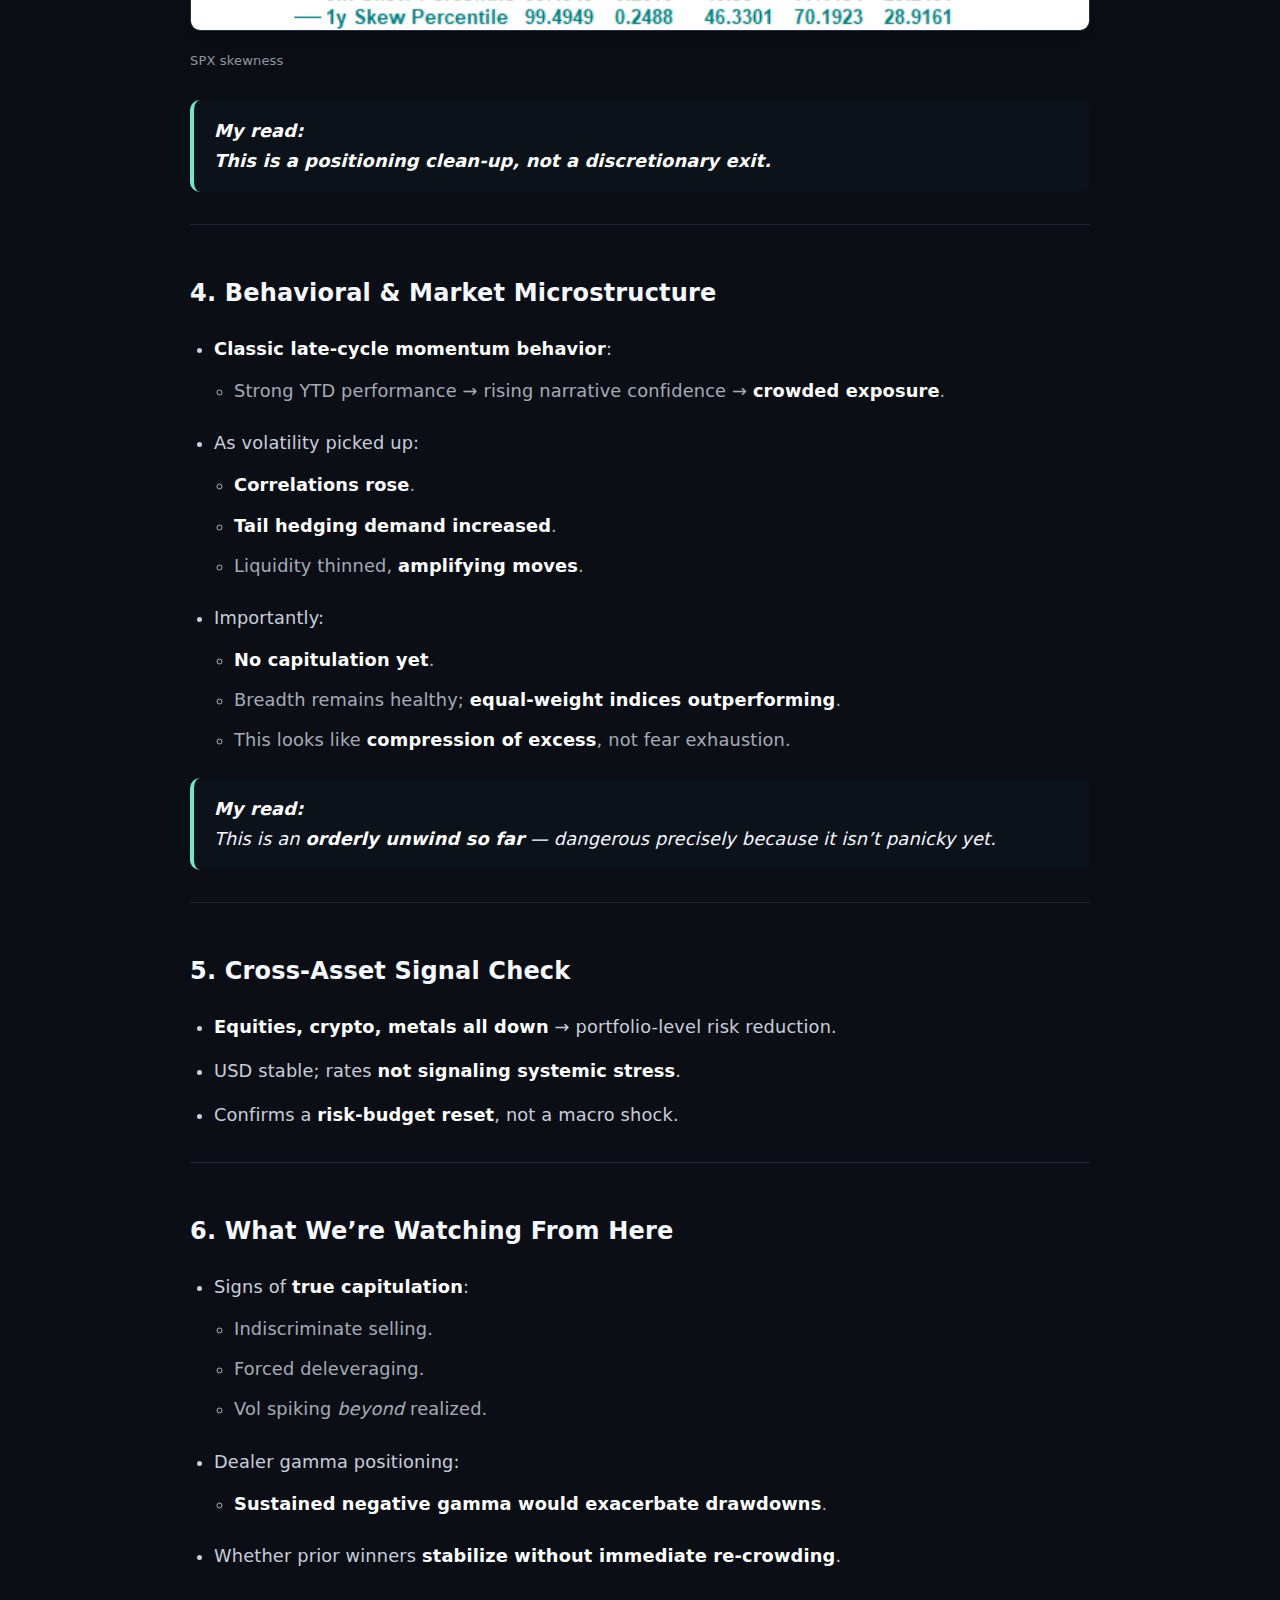
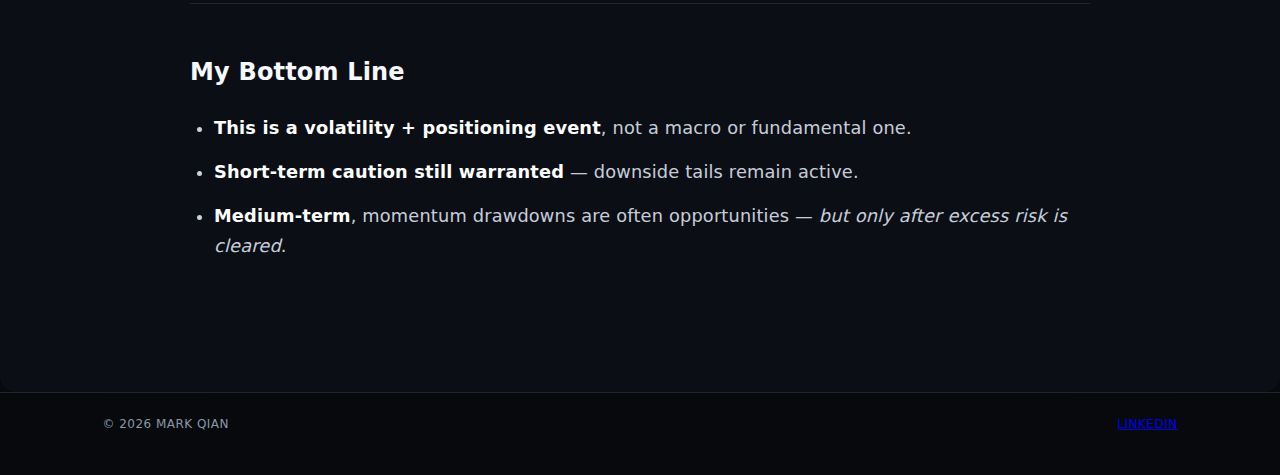
<file: market-notes/2026-02-05-momentum-unwinding/index.html>
<!doctype html>
<html lang="en">
<head>
  <meta charset="UTF-8" />
  <meta name="viewport" content="width=device-width, initial-scale=1.0" />
  <title>Market Notes — Mark Qian</title>
  <link rel="stylesheet" href="../../styles.css" />
</head>
<body>
  <header class="site-header">
    <div class="brand">Mark Qian</div>
    <nav>
      <a href="../../index.html" data-i18n="nav.home">Home</a>
      <a href="../../experience.html" data-i18n="nav.experience">Experience</a>
      <a href="../../projects.html" data-i18n="nav.projects">Projects</a>
      <a href="../../education.html" data-i18n="nav.education">Education</a>
      <a class="active" href="../index.html" data-i18n="nav.marketNotes">Market Notes</a>
      <a href="../../contact.html" data-i18n="nav.contact">Contact</a>
    </nav>
    <div class="lang-toggle">
      <button class="lang-btn" data-lang="en">ENG</button>
      <button class="lang-btn" data-lang="zh">中文</button>
    </div>
  </header>

  <main class="page note-page">
    <header class="note-header">
      <a class="back-link" href="../index.html">← Back to Market Notes</a>
      <h1 id="note-title">Market Note</h1>
      <div class="note-meta">
        <span id="note-date"></span>
        <div class="note-tags" id="note-tags"></div>
      </div>
    </header>

    <article id="note-content" class="note-body" aria-live="polite"></article>

    <nav class="note-nav" id="note-nav" aria-label="Market note navigation"></nav>
  </main>

  <footer class="site-footer">
    <span>© 2026 Mark Qian</span>
    <a href="../../contact.html" data-i18n="footer.linkedin">LinkedIn</a>
  </footer>

  <script src="../../script.js"></script>
  <script src="../../assets/marked.min.js"></script>
  <script src="../../market-notes.js"></script>
</body>
</html>
</file>
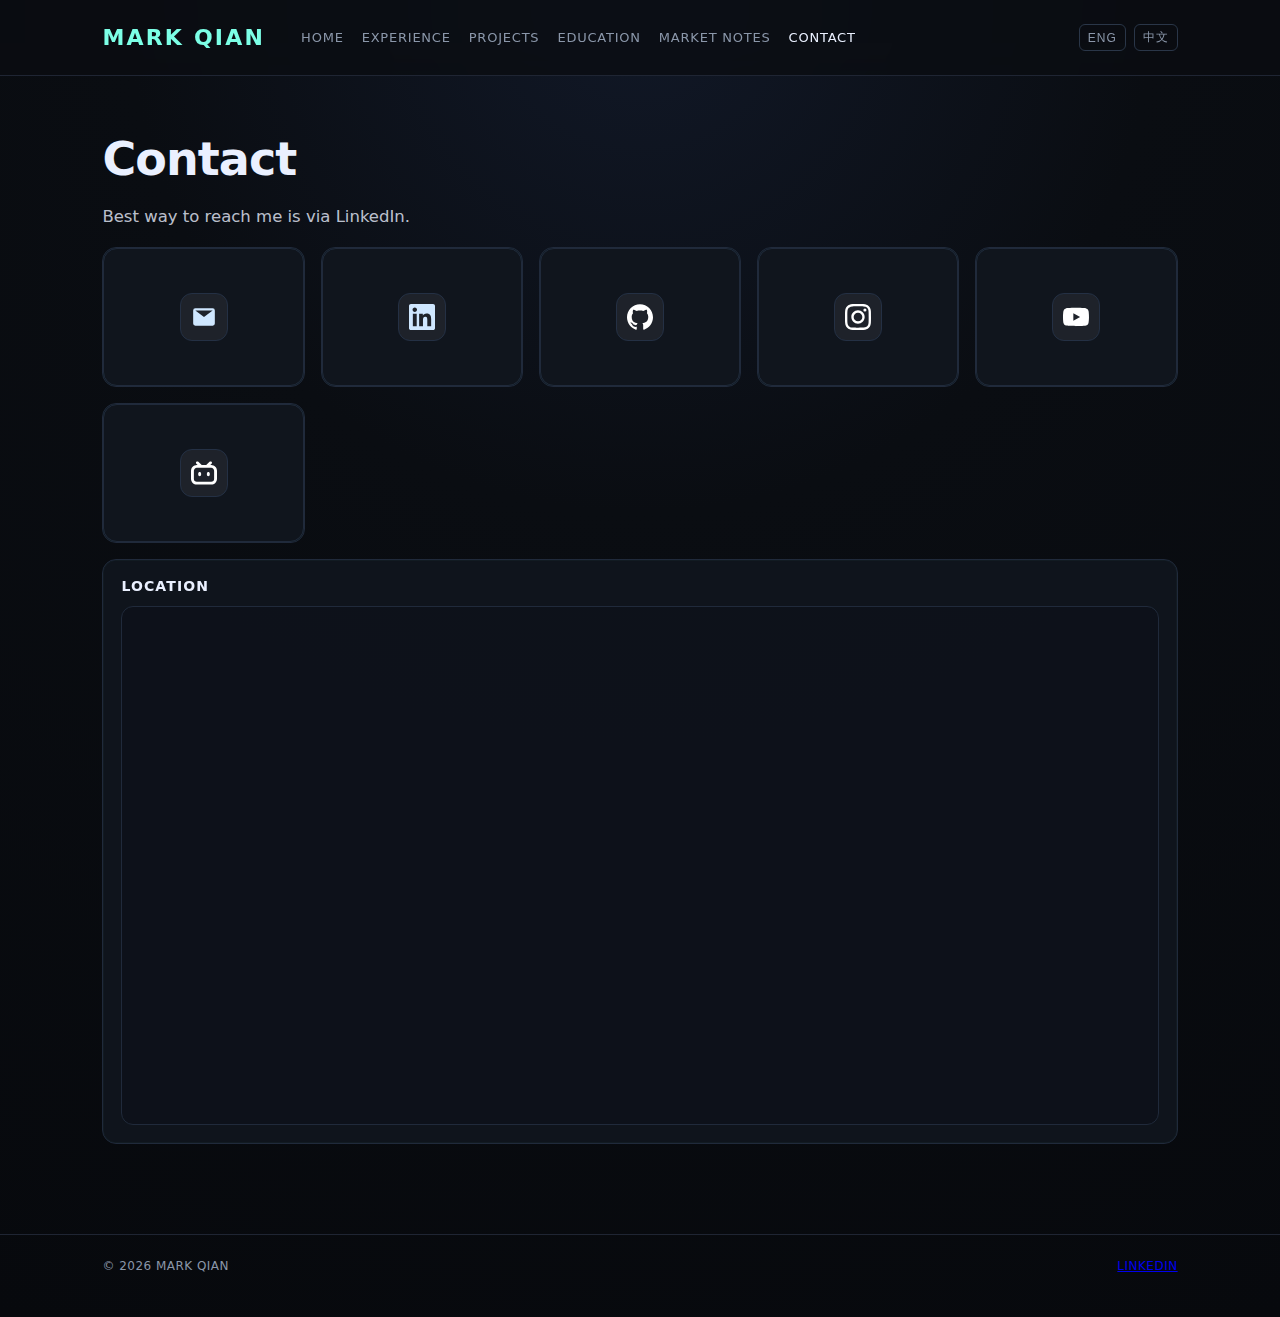
<file: contact.html>
<!doctype html>
<html lang="en">
<head>
  <meta charset="UTF-8" />
  <meta name="viewport" content="width=device-width, initial-scale=1.0" />
  <title>Contact — Mark Qian</title>
  <link rel="stylesheet" href="styles.css" />
</head>
<body>
  <header class="site-header">
    <div class="brand">Mark Qian</div>
    <nav>
      <a href="index.html" data-i18n="nav.home">Home</a>
      <a href="experience.html" data-i18n="nav.experience">Experience</a>
      <a href="projects.html" data-i18n="nav.projects">Projects</a>
      <a href="education.html" data-i18n="nav.education">Education</a>
      <a href="market-notes/index.html" data-i18n="nav.marketNotes">Market Notes</a>
      <a class="active" href="contact.html" data-i18n="nav.contact">Contact</a>
    </nav>
    <div class="lang-toggle">
      <button class="lang-btn" data-lang="en">ENG</button>
      <button class="lang-btn" data-lang="zh">中文</button>
    </div>
  </header>

  <main class="page">
    <h1 data-i18n="nav.contact">Contact</h1>
    <p class="lead"><span data-i18n="contact.lead">Best way to reach me is via LinkedIn.</span></p>

    <div class="contact-grid">
      <a class="card contact-card" href="mailto:qianyinzhe@gmail.com" aria-label="Email">
        <div class="card-face front">
          <span class="contact-icon" aria-hidden="true"><svg viewBox="0 0 24 24"><path d="M4 4h16a2 2 0 0 1 2 2v12a2 2 0 0 1-2 2H4a2 2 0 0 1-2-2V6a2 2 0 0 1 2-2zm0 2 8 6 8-6"/></svg></span>
        </div>
        <div class="card-face back"><span class="link">qianyinzhe@gmail.com</span></div>
      </a>
      <a class="card contact-card" href="https://www.linkedin.com/in/yinzheqian-mark/" target="_blank" rel="noreferrer" aria-label="LinkedIn">
        <div class="card-face front">
          <span class="contact-icon" aria-hidden="true"><img src="assets/logos/linkedin.svg" alt="LinkedIn" /></span>
        </div>
        <div class="card-face back"><span class="link">linkedin.com/in/yinzheqian-mark</span></div>
      </a>
      <a class="card contact-card" href="https://github.com/markqian1998" target="_blank" rel="noreferrer" aria-label="GitHub">
        <div class="card-face front">
          <span class="contact-icon" aria-hidden="true"><img src="assets/logos/github.svg" alt="GitHub" /></span>
        </div>
        <div class="card-face back"><span class="link">github.com/markqian1998</span></div>
      </a>
      <a class="card contact-card" href="https://www.instagram.com/mark_qianyinzhe/" target="_blank" rel="noreferrer" aria-label="Instagram">
        <div class="card-face front">
          <span class="contact-icon" aria-hidden="true"><img src="assets/logos/instagram.svg" alt="Instagram" /></span>
        </div>
        <div class="card-face back"><span class="link">instagram.com/mark_qianyinzhe</span></div>
      </a>
      <a class="card contact-card" href="https://www.youtube.com/@markqian9607" target="_blank" rel="noreferrer" aria-label="YouTube">
        <div class="card-face front">
          <span class="contact-icon" aria-hidden="true"><img src="assets/logos/youtube.svg" alt="YouTube" /></span>
        </div>
        <div class="card-face back"><span class="link">youtube.com/@markqian9607</span></div>
      </a>
      <a class="card contact-card" href="https://space.bilibili.com/91512136?spm_id_from=333.1007.0.0" target="_blank" rel="noreferrer" aria-label="Bilibili">
        <div class="card-face front">
          <span class="contact-icon" aria-hidden="true"><img src="assets/logos/bilibili.svg" alt="Bilibili" /></span>
        </div>
        <div class="card-face back"><span class="link">space.bilibili.com/91512136</span></div>
      </a>
    </div>

    <div class="contact-map card">
      <h3 data-i18n="contact.location">Location</h3>
      <div class="map-wrap">
        <iframe
          title="Hong Kong"
          src="https://www.google.com/maps/embed?pb=!1m18!1m12!1m3!1d472323.23416958855!2d113.83688302102806!3d22.35707323274373!2m3!1f0!2f0!3f0!3m2!1i1024!2i768!4f13.1!3m3!1m2!1s0x3403e2eda332980f%3A0xf08ab3f8e545458!2sHong%20Kong!5e0!3m2!1sen!2shk!4v1738750000000!5m2!1sen!2shk"
          loading="lazy"
          referrerpolicy="no-referrer-when-downgrade"
          allowfullscreen
        ></iframe>
      </div>
    </div>
  </main>

  <footer class="site-footer">
    <span>© 2026 Mark Qian</span>
    <a href="contact.html" data-i18n="footer.linkedin">LinkedIn</a>
  </footer>
  <script src="script.js"></script>
</body>
</html>
</file>
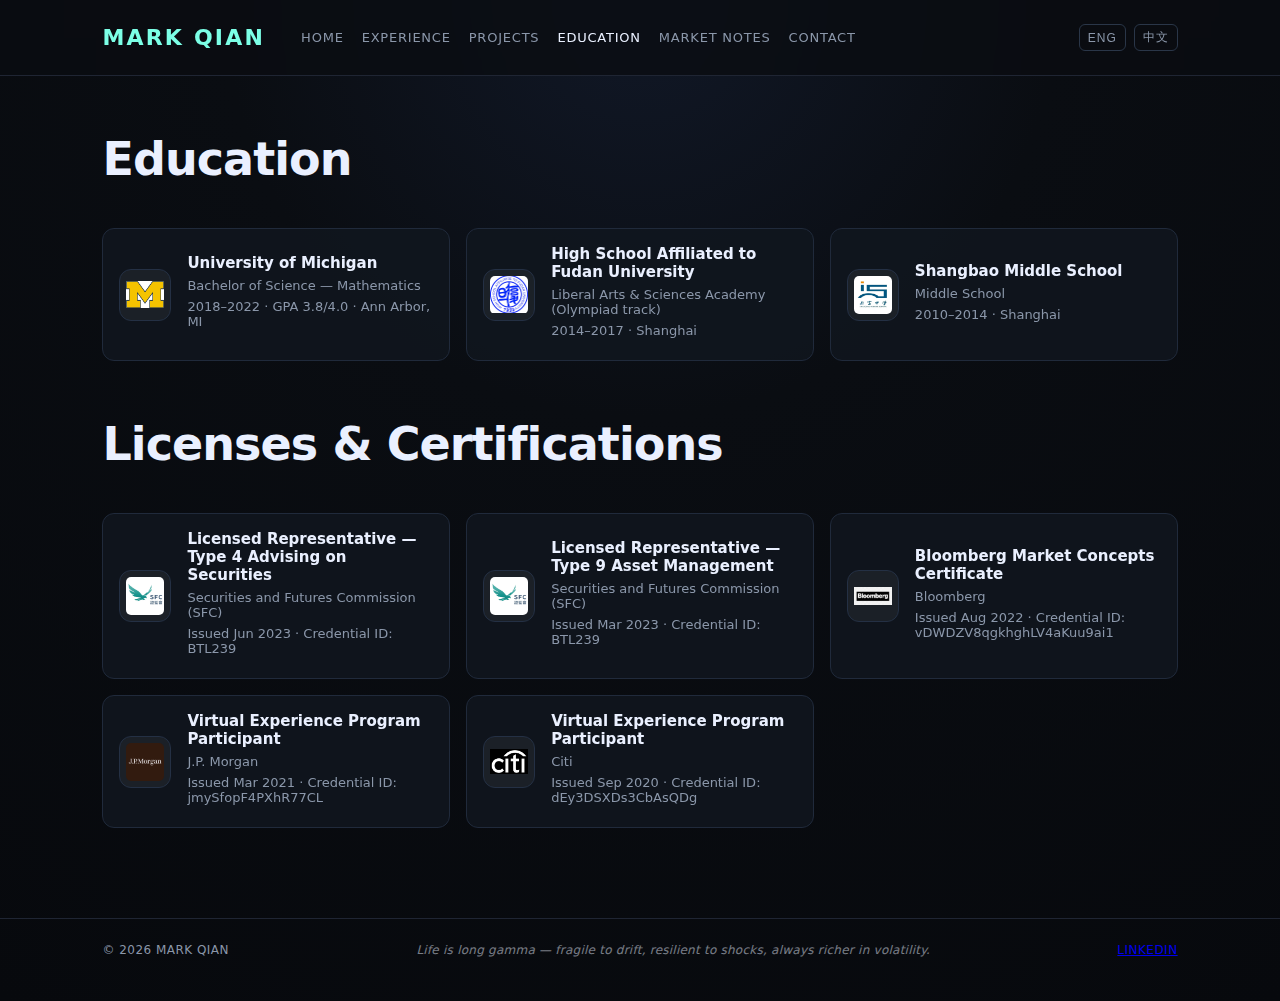
<file: education.html>
<!doctype html>
<html lang="en">
<head>
  <meta charset="UTF-8" />
  <meta name="viewport" content="width=device-width, initial-scale=1.0" />
  <title>Education & Certifications — Mark Qian</title>
  <link rel="stylesheet" href="styles.css" />
</head>
<body>
  <header class="site-header">
    <div class="brand">Mark Qian</div>
    <nav>
      <a href="index.html" data-i18n="nav.home">Home</a>
      <a href="experience.html" data-i18n="nav.experience">Experience</a>
      <a href="projects.html" data-i18n="nav.projects">Projects</a>
      <a class="active" href="education.html" data-i18n="nav.education">Education</a>
      <a href="market-notes/index.html" data-i18n="nav.marketNotes">Market Notes</a>
      <a href="contact.html" data-i18n="nav.contact">Contact</a>
    </nav>
    <div class="lang-toggle">
      <button class="lang-btn" data-lang="en">ENG</button>
      <button class="lang-btn" data-lang="zh">中文</button>
    </div>
  </header>

  <main class="page">
    <h1 data-i18n="nav.education">Education</h1>
    <section class="section">
      <div class="edu-grid">
        <a class="edu-card" href="https://umich.edu" target="_blank" rel="noreferrer">
          <img class="logo" src="assets/logos/umich.png" alt="University of Michigan" />
          <div>
            <h3><span data-i18n="edu.umich.name">University of Michigan</span></h3>
            <p><span data-i18n="edu.umich.degree">Bachelor of Science — Mathematics</span></p>
            <p><span data-i18n="edu.umich.detail">2018–2022 · GPA 3.8/4.0 · Ann Arbor, MI</span></p>
          </div>
        </a>
        <a class="edu-card" href="https://www.fdfz.cn" target="_blank" rel="noreferrer">
          <img class="logo" src="assets/logos/fudan-hs.png" alt="High School Affiliated to Fudan University" />
          <div>
            <h3><span data-i18n="edu.fudan.name">High School Affiliated to Fudan University</span></h3>
            <p><span data-i18n="edu.fudan.degree">Liberal Arts & Sciences Academy (Olympiad track)</span></p>
            <p><span data-i18n="edu.fudan.detail">2014–2017 · Shanghai</span></p>
          </div>
        </a>
        <a class="edu-card" href="https://baike.baidu.com/item/%E4%B8%8A%E5%AF%B6%E4%B8%AD%E5%AD%B8/4130701" target="_blank" rel="noreferrer">
          <img class="logo" src="assets/logos/shangbao.webp" alt="Shangbao Middle School" />
          <div>
            <h3><span data-i18n="edu.shangbao.name">Shangbao Middle School</span></h3>
            <p><span data-i18n="edu.shangbao.degree">Middle School</span></p>
            <p><span data-i18n="edu.shangbao.detail">2010–2014 · Shanghai</span></p>
          </div>
        </a>
      </div>
    </section>

    <h1 style="margin-top:56px;"><span data-i18n="edu.certs.title">Licenses & Certifications</span></h1>
    <section class="section">
      <div class="edu-grid">
        <div class="edu-card">
          <img class="logo" src="assets/logos/sfc.png" alt="SFC" />
          <div>
            <h3><span data-i18n="edu.certs.t4">Licensed Representative — Type 4 Advising on Securities</span></h3>
            <p><span data-i18n="edu.certs.sfc">Securities and Futures Commission (SFC)</span></p>
            <p><span data-i18n="edu.certs.t4.detail">Issued Jun 2023 · Credential ID: BTL239</span></p>
          </div>
        </div>
        <div class="edu-card">
          <img class="logo" src="assets/logos/sfc.png" alt="SFC" />
          <div>
            <h3><span data-i18n="edu.certs.t9">Licensed Representative — Type 9 Asset Management</span></h3>
            <p><span data-i18n="edu.certs.sfc">Securities and Futures Commission (SFC)</span></p>
            <p><span data-i18n="edu.certs.t9.detail">Issued Mar 2023 · Credential ID: BTL239</span></p>
          </div>
        </div>
        <div class="edu-card">
          <img class="logo" src="assets/logos/bloomberg.png" alt="Bloomberg" />
          <div>
            <h3><span data-i18n="edu.certs.bmc"><span data-i18n="edu.certs.bloomberg">Bloomberg</span> Market Concepts Certificate</span></h3>
            <p><span data-i18n="edu.certs.bloomberg">Bloomberg</span></p>
            <p><span data-i18n="edu.certs.bmc.detail">Issued Aug 2022 · Credential ID: vDWDZV8qgkhghLV4aKuu9ai1</span></p>
          </div>
        </div>
        <div class="edu-card">
          <img class="logo" src="assets/logos/jpm.png" alt="J.P. Morgan" />
          <div>
            <h3><span data-i18n="edu.certs.vep">Virtual Experience Program Participant</span></h3>
            <p><span data-i18n="edu.certs.jpm">J.P. Morgan</span></p>
            <p><span data-i18n="edu.certs.jpm.detail">Issued Mar 2021 · Credential ID: jmySfopF4PXhR77CL</span></p>
          </div>
        </div>
        <div class="edu-card">
          <img class="logo" src="assets/logos/citi.png" alt="Citi" />
          <div>
            <h3><span data-i18n="edu.certs.vep">Virtual Experience Program Participant</span></h3>
            <p><span data-i18n="edu.certs.citi">Citi</span></p>
            <p><span data-i18n="edu.certs.citi.detail">Issued Sep 2020 · Credential ID: dEy3DSXDs3CbAsQDg</span></p>
          </div>
        </div>
      </div>
    </section>
  </main>

  <footer class="site-footer">
    <span>© 2026 Mark Qian</span>
    <span class="footer-identity">Life is long gamma — fragile to drift, resilient to shocks, always richer in volatility.</span>
    <a href="contact.html" data-i18n="footer.linkedin">LinkedIn</a>
  </footer>
  <script src="script.js"></script>
</body>
</html>
</file>
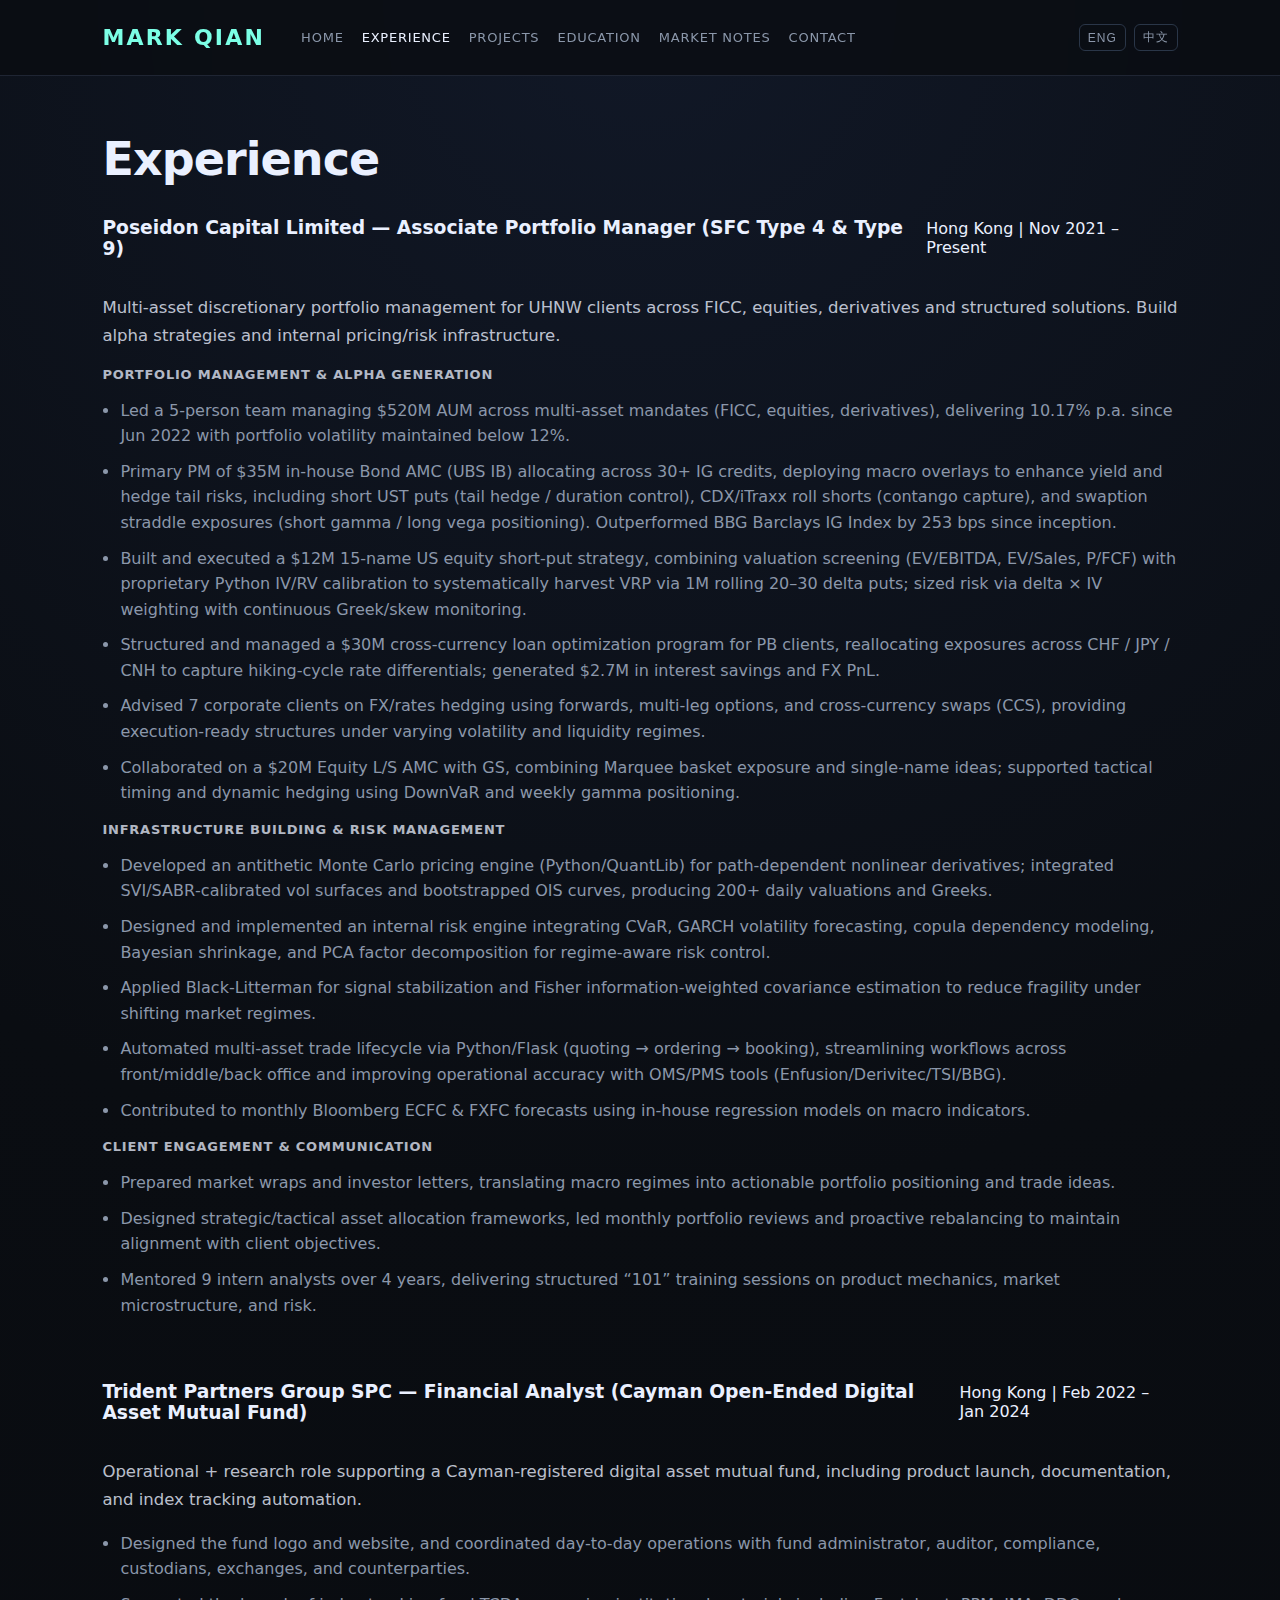
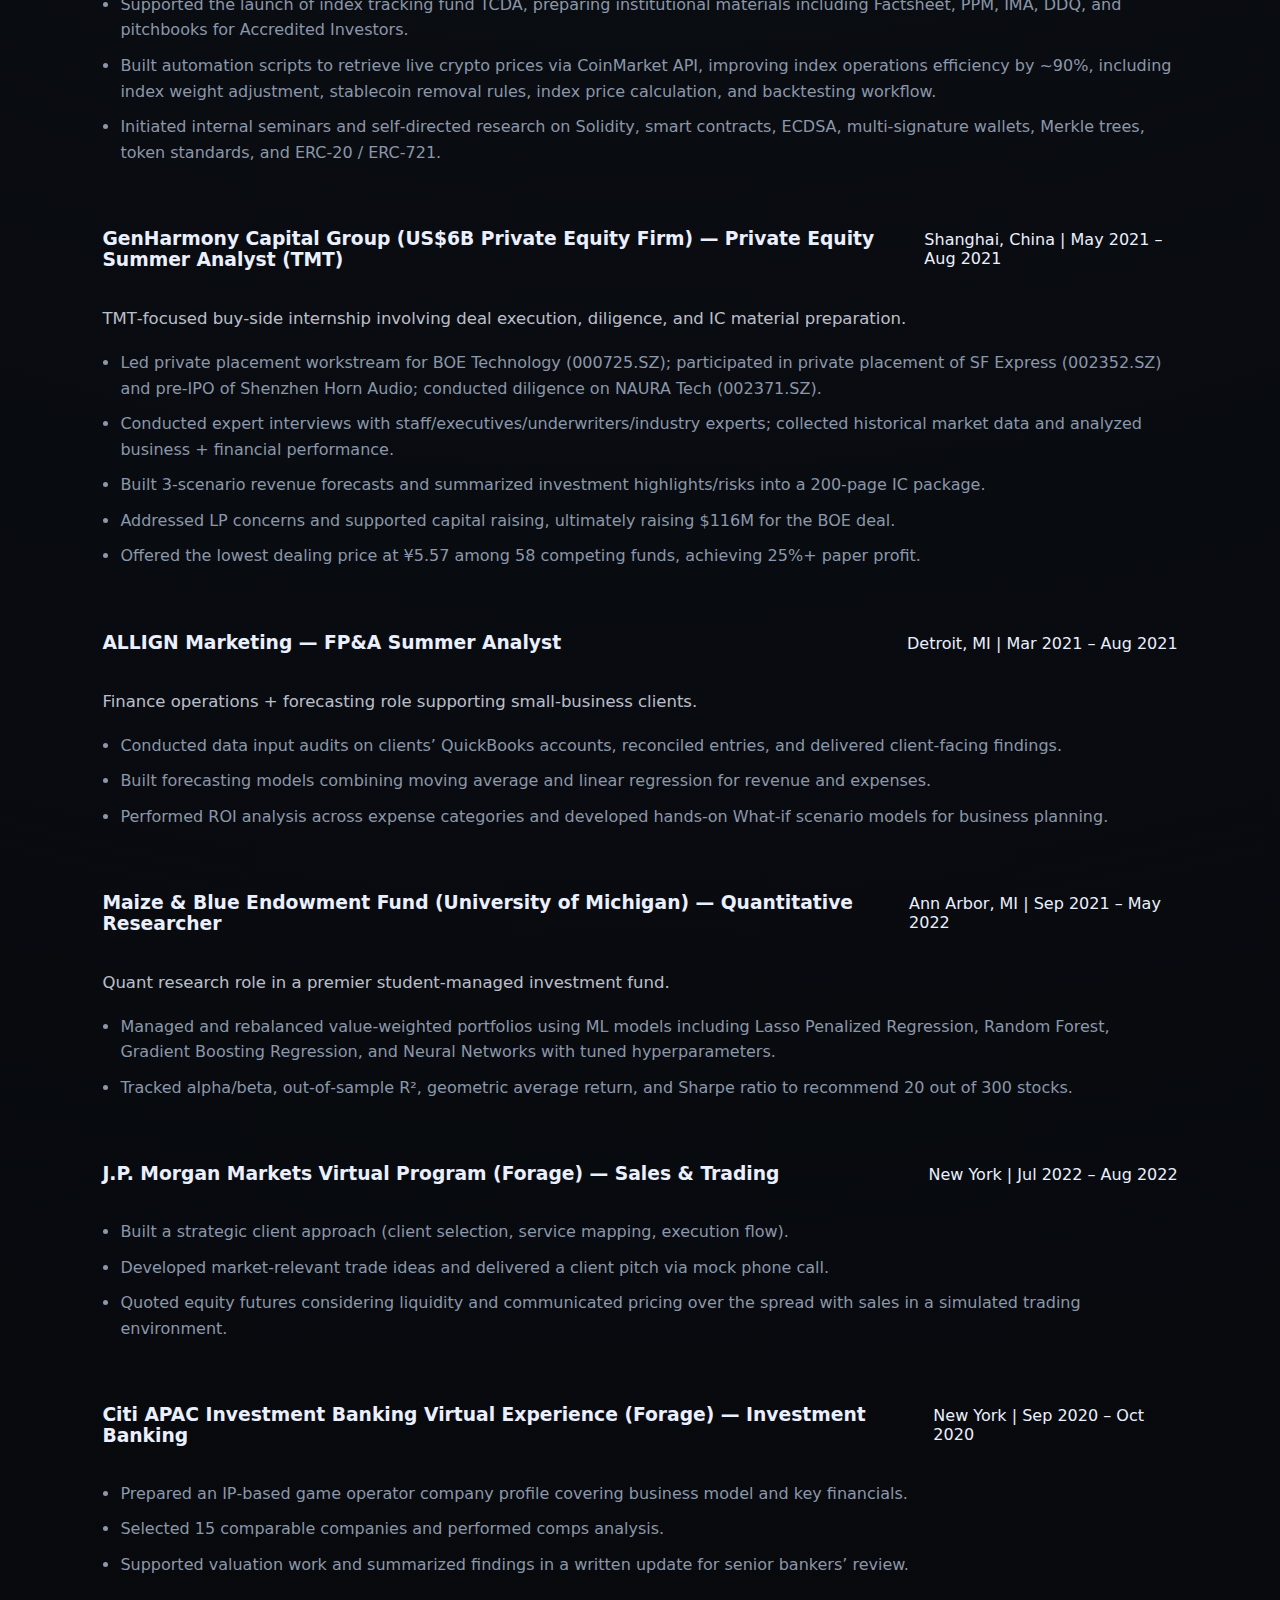
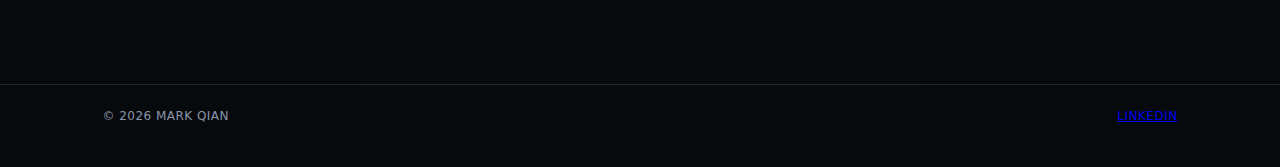
<file: experience.html>
<!doctype html>
<html lang="en">
<head>
  <meta charset="UTF-8" />
  <meta name="viewport" content="width=device-width, initial-scale=1.0" />
  <title>Experience — Mark Qian</title>
  <link rel="stylesheet" href="styles.css" />
</head>
<body>
  <header class="site-header">
    <div class="brand">Mark Qian</div>
    <nav>
      <a href="index.html" data-i18n="nav.home">Home</a>
      <a class="active" href="experience.html" data-i18n="nav.experience">Experience</a>
      <a href="projects.html" data-i18n="nav.projects">Projects</a>
      <a href="education.html" data-i18n="nav.education">Education</a>
      <a href="market-notes/index.html" data-i18n="nav.marketNotes">Market Notes</a>
      <a href="contact.html" data-i18n="nav.contact">Contact</a>
    </nav>
    <div class="lang-toggle">
      <button class="lang-btn" data-lang="en">ENG</button>
      <button class="lang-btn" data-lang="zh">中文</button>
    </div>
  </header>

  <main class="page">
    <h1 data-i18n="nav.experience">Experience</h1>

    <section class="timeline">
      <div class="role">
        <div class="role-header">
          <h3 data-i18n="exp.poseidon.title">Poseidon Capital Limited — Associate Portfolio Manager (SFC Type 4 & Type 9)</h3>
          <span data-i18n="exp.poseidon.time">Hong Kong | Nov 2021 – Present</span>
        </div>
        <p class="lead" data-i18n="exp.poseidon.lead">Multi‑asset discretionary portfolio management for UHNW clients across FICC, equities, derivatives and structured solutions. Build alpha strategies and internal pricing/risk infrastructure.</p>

        <h4 class="role-section" data-i18n="exp.poseidon.pm.title">Portfolio Management & Alpha Generation</h4>
        <ul class="bullets">
          <li data-i18n="exp.poseidon.pm.1">Led a 5‑person team managing $520M AUM across multi‑asset mandates (FICC, equities, derivatives), delivering 10.17% p.a. since Jun 2022 with portfolio volatility maintained below 12%.</li>
          <li data-i18n="exp.poseidon.pm.2">Primary PM of $35M in‑house Bond AMC (UBS IB) allocating across 30+ IG credits, deploying macro overlays to enhance yield and hedge tail risks, including short UST puts (tail hedge / duration control), CDX/iTraxx roll shorts (contango capture), and swaption straddle exposures (short gamma / long vega positioning). Outperformed BBG Barclays IG Index by 253 bps since inception.</li>
          <li data-i18n="exp.poseidon.pm.3">Built and executed a $12M 15‑name US equity short‑put strategy, combining valuation screening (EV/EBITDA, EV/Sales, P/FCF) with proprietary Python IV/RV calibration to systematically harvest VRP via 1M rolling 20–30 delta puts; sized risk via delta × IV weighting with continuous Greek/skew monitoring.</li>
          <li data-i18n="exp.poseidon.pm.4">Structured and managed a $30M cross‑currency loan optimization program for PB clients, reallocating exposures across CHF / JPY / CNH to capture hiking‑cycle rate differentials; generated $2.7M in interest savings and FX PnL.</li>
          <li data-i18n="exp.poseidon.pm.5">Advised 7 corporate clients on FX/rates hedging using forwards, multi‑leg options, and cross‑currency swaps (CCS), providing execution‑ready structures under varying volatility and liquidity regimes.</li>
          <li data-i18n="exp.poseidon.pm.6">Collaborated on a $20M Equity L/S AMC with GS, combining Marquee basket exposure and single‑name ideas; supported tactical timing and dynamic hedging using DownVaR and weekly gamma positioning.</li>
        </ul>

        <h4 class="role-section" data-i18n="exp.poseidon.risk.title">Infrastructure Building & Risk Management</h4>
        <ul class="bullets">
          <li data-i18n="exp.poseidon.risk.1">Developed an antithetic Monte Carlo pricing engine (Python/QuantLib) for path‑dependent nonlinear derivatives; integrated SVI/SABR‑calibrated vol surfaces and bootstrapped OIS curves, producing 200+ daily valuations and Greeks.</li>
          <li data-i18n="exp.poseidon.risk.2">Designed and implemented an internal risk engine integrating CVaR, GARCH volatility forecasting, copula dependency modeling, Bayesian shrinkage, and PCA factor decomposition for regime‑aware risk control.</li>
          <li data-i18n="exp.poseidon.risk.3">Applied Black‑Litterman for signal stabilization and Fisher information‑weighted covariance estimation to reduce fragility under shifting market regimes.</li>
          <li data-i18n="exp.poseidon.risk.4">Automated multi‑asset trade lifecycle via Python/Flask (quoting → ordering → booking), streamlining workflows across front/middle/back office and improving operational accuracy with OMS/PMS tools (Enfusion/Derivitec/TSI/BBG).</li>
          <li data-i18n="exp.poseidon.risk.5">Contributed to monthly Bloomberg ECFC & FXFC forecasts using in‑house regression models on macro indicators.</li>
        </ul>

        <h4 class="role-section" data-i18n="exp.poseidon.client.title">Client Engagement & Communication</h4>
        <ul class="bullets">
          <li data-i18n="exp.poseidon.client.1">Prepared market wraps and investor letters, translating macro regimes into actionable portfolio positioning and trade ideas.</li>
          <li data-i18n="exp.poseidon.client.2">Designed strategic/tactical asset allocation frameworks, led monthly portfolio reviews and proactive rebalancing to maintain alignment with client objectives.</li>
          <li data-i18n="exp.poseidon.client.3">Mentored 9 intern analysts over 4 years, delivering structured “101” training sessions on product mechanics, market microstructure, and risk.</li>
        </ul>
      </div>

      <div class="role">
        <div class="role-header">
          <h3 data-i18n="exp.trident.title">Trident Partners Group SPC — Financial Analyst (Cayman Open‑Ended Digital Asset Mutual Fund)</h3>
          <span data-i18n="exp.trident.time">Hong Kong | Feb 2022 – Jan 2024</span>
        </div>
        <p class="lead" data-i18n="exp.trident.lead">Operational + research role supporting a Cayman‑registered digital asset mutual fund, including product launch, documentation, and index tracking automation.</p>
        <ul class="bullets">
          <li data-i18n="exp.trident.b1">Designed the fund logo and website, and coordinated day‑to‑day operations with fund administrator, auditor, compliance, custodians, exchanges, and counterparties.</li>
          <li data-i18n="exp.trident.b2">Supported the launch of index tracking fund TCDA, preparing institutional materials including Factsheet, PPM, IMA, DDQ, and pitchbooks for Accredited Investors.</li>
          <li data-i18n="exp.trident.b3">Built automation scripts to retrieve live crypto prices via CoinMarket API, improving index operations efficiency by ~90%, including index weight adjustment, stablecoin removal rules, index price calculation, and backtesting workflow.</li>
          <li data-i18n="exp.trident.b4">Initiated internal seminars and self‑directed research on Solidity, smart contracts, ECDSA, multi‑signature wallets, Merkle trees, token standards, and ERC‑20 / ERC‑721.</li>
        </ul>
      </div>

      <div class="role">
        <div class="role-header">
          <h3 data-i18n="exp.gen.title">GenHarmony Capital Group (US$6B Private Equity Firm) — Private Equity Summer Analyst (TMT)</h3>
          <span data-i18n="exp.gen.time">Shanghai, China | May 2021 – Aug 2021</span>
        </div>
        <p class="lead" data-i18n="exp.gen.lead">TMT‑focused buy‑side internship involving deal execution, diligence, and IC material preparation.</p>
        <ul class="bullets">
          <li data-i18n="exp.gen.b1">Led private placement workstream for BOE Technology (000725.SZ); participated in private placement of SF Express (002352.SZ) and pre‑IPO of Shenzhen Horn Audio; conducted diligence on NAURA Tech (002371.SZ).</li>
          <li data-i18n="exp.gen.b2">Conducted expert interviews with staff/executives/underwriters/industry experts; collected historical market data and analyzed business + financial performance.</li>
          <li data-i18n="exp.gen.b3">Built 3‑scenario revenue forecasts and summarized investment highlights/risks into a 200‑page IC package.</li>
          <li data-i18n="exp.gen.b4">Addressed LP concerns and supported capital raising, ultimately raising $116M for the BOE deal.</li>
          <li data-i18n="exp.gen.b5">Offered the lowest dealing price at ¥5.57 among 58 competing funds, achieving 25%+ paper profit.</li>
        </ul>
      </div>

      <div class="role">
        <div class="role-header">
          <h3 data-i18n="exp.allign.title">ALLIGN Marketing — FP&A Summer Analyst</h3>
          <span data-i18n="exp.allign.time">Detroit, MI | Mar 2021 – Aug 2021</span>
        </div>
        <p class="lead" data-i18n="exp.allign.lead">Finance operations + forecasting role supporting small‑business clients.</p>
        <ul class="bullets">
          <li data-i18n="exp.allign.b1">Conducted data input audits on clients’ QuickBooks accounts, reconciled entries, and delivered client‑facing findings.</li>
          <li data-i18n="exp.allign.b2">Built forecasting models combining moving average and linear regression for revenue and expenses.</li>
          <li data-i18n="exp.allign.b3">Performed ROI analysis across expense categories and developed hands‑on What‑if scenario models for business planning.</li>
        </ul>
      </div>

      <div class="role">
        <div class="role-header">
          <h3 data-i18n="exp.mb.title">Maize & Blue Endowment Fund (University of Michigan) — Quantitative Researcher</h3>
          <span data-i18n="exp.mb.time">Ann Arbor, MI | Sep 2021 – May 2022</span>
        </div>
        <p class="lead" data-i18n="exp.mb.lead">Quant research role in a premier student‑managed investment fund.</p>
        <ul class="bullets">
          <li data-i18n="exp.mb.b1">Managed and rebalanced value‑weighted portfolios using ML models including Lasso Penalized Regression, Random Forest, Gradient Boosting Regression, and Neural Networks with tuned hyperparameters.</li>
          <li data-i18n="exp.mb.b2">Tracked alpha/beta, out‑of‑sample R², geometric average return, and Sharpe ratio to recommend 20 out of 300 stocks.</li>
        </ul>
      </div>

      <div class="role">
        <div class="role-header">
          <h3 data-i18n="exp.jpm.title">J.P. Morgan Markets Virtual Program (Forage) — Sales & Trading</h3>
          <span data-i18n="exp.jpm.time">New York | Jul 2022 – Aug 2022</span>
        </div>
        <ul class="bullets">
          <li data-i18n="exp.jpm.b1">Built a strategic client approach (client selection, service mapping, execution flow).</li>
          <li data-i18n="exp.jpm.b2">Developed market‑relevant trade ideas and delivered a client pitch via mock phone call.</li>
          <li data-i18n="exp.jpm.b3">Quoted equity futures considering liquidity and communicated pricing over the spread with sales in a simulated trading environment.</li>
        </ul>
      </div>

      <div class="role">
        <div class="role-header">
          <h3 data-i18n="exp.citi.title">Citi APAC Investment Banking Virtual Experience (Forage) — Investment Banking</h3>
          <span data-i18n="exp.citi.time">New York | Sep 2020 – Oct 2020</span>
        </div>
        <ul class="bullets">
          <li data-i18n="exp.citi.b1">Prepared an IP‑based game operator company profile covering business model and key financials.</li>
          <li data-i18n="exp.citi.b2">Selected 15 comparable companies and performed comps analysis.</li>
          <li data-i18n="exp.citi.b3">Supported valuation work and summarized findings in a written update for senior bankers’ review.</li>
        </ul>
      </div>
    </section>
  </main>

  <footer class="site-footer">
    <span>© 2026 Mark Qian</span>
    <a href="contact.html" data-i18n="footer.linkedin">LinkedIn</a>
  </footer>
  <script src="script.js"></script>
</body>
</html>
</file>
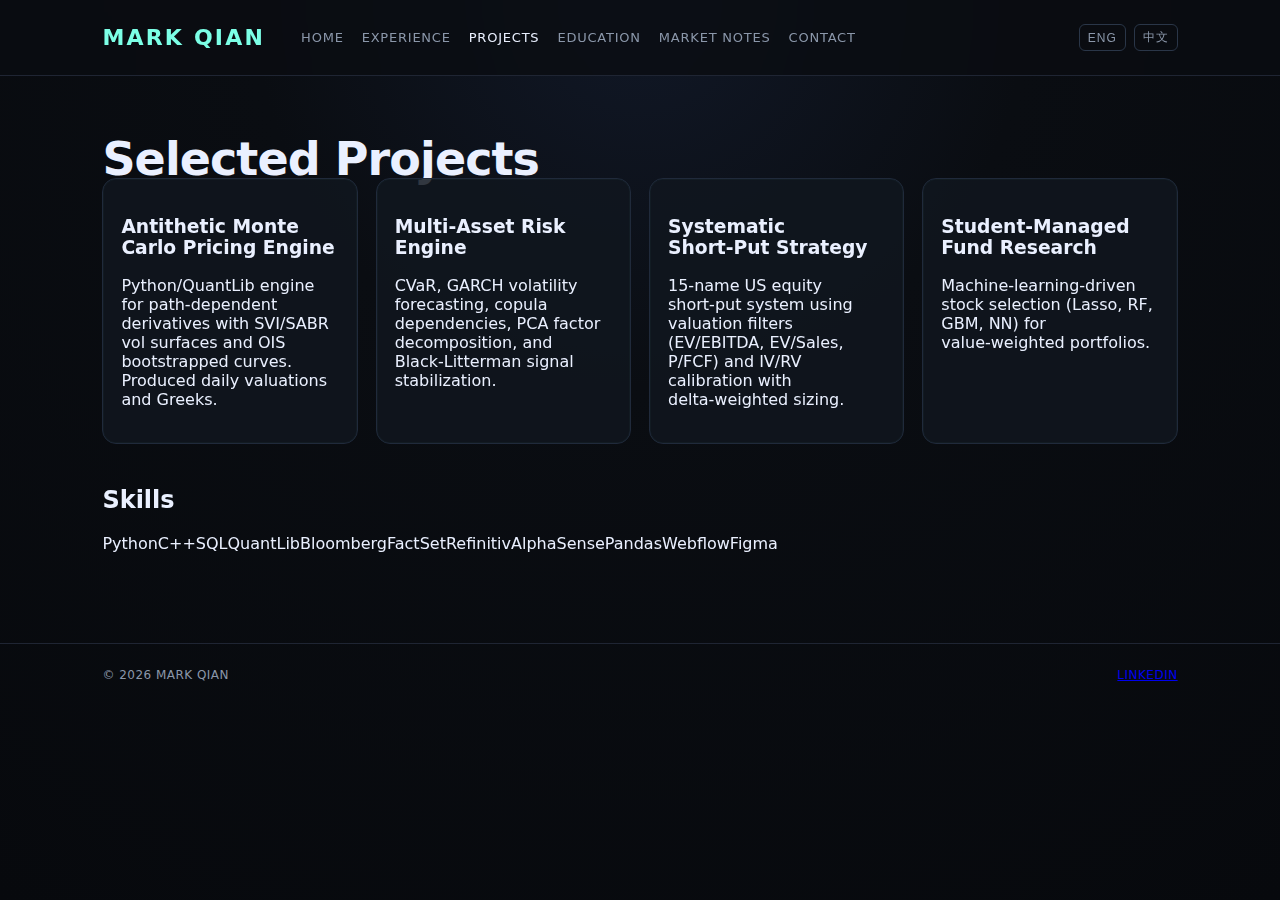
<file: projects.html>
<!doctype html>
<html lang="en">
<head>
  <meta charset="UTF-8" />
  <meta name="viewport" content="width=device-width, initial-scale=1.0" />
  <title>Projects — Mark Qian</title>
  <link rel="stylesheet" href="styles.css" />
</head>
<body>
  <header class="site-header">
    <div class="brand">Mark Qian</div>
    <nav>
      <a href="index.html" data-i18n="nav.home">Home</a>
      <a href="experience.html" data-i18n="nav.experience">Experience</a>
      <a class="active" href="projects.html" data-i18n="nav.projects">Projects</a>
      <a href="education.html" data-i18n="nav.education">Education</a>
      <a href="market-notes/index.html" data-i18n="nav.marketNotes">Market Notes</a>
      <a href="contact.html" data-i18n="nav.contact">Contact</a>
    </nav>
    <div class="lang-toggle">
      <button class="lang-btn" data-lang="en">ENG</button>
      <button class="lang-btn" data-lang="zh">中文</button>
    </div>
  </header>

  <main class="page">
    <h1 data-i18n="proj.title">Selected Projects</h1>

    <section class="grid">
      <article class="card">
        <h3><span data-i18n="proj.p1.title">Antithetic Monte Carlo Pricing Engine</span></h3>
        <p>
          Python/QuantLib engine for path‑dependent derivatives with SVI/SABR vol surfaces and
          OIS bootstrapped curves. Produced daily valuations and Greeks.
        </p>
      </article>
      <article class="card">
        <h3><span data-i18n="proj.p2.title">Multi‑Asset Risk Engine</span></h3>
        <p>
          CVaR, GARCH volatility forecasting, copula dependencies, PCA factor decomposition,
          and Black‑Litterman signal stabilization.
        </p>
      </article>
      <article class="card">
        <h3><span data-i18n="proj.p3.title">Systematic Short‑Put Strategy</span></h3>
        <p>
          15‑name US equity short‑put system using valuation filters (EV/EBITDA, EV/Sales, P/FCF)
          and IV/RV calibration with delta‑weighted sizing.
        </p>
      </article>
      <article class="card">
        <h3><span data-i18n="proj.p4.title">Student‑Managed Fund Research</span></h3>
        <p>
          Machine‑learning‑driven stock selection (Lasso, RF, GBM, NN) for value‑weighted portfolios.
        </p>
      </article>
    </section>

    <section class="section">
      <h2 data-i18n="proj.skills">Skills</h2>
      <div class="pill-row">
        <span>Python</span><span>C++</span><span>SQL</span><span>QuantLib</span><span>Bloomberg</span><span>FactSet</span><span>Refinitiv</span><span>AlphaSense</span><span>Pandas</span><span>Webflow</span><span>Figma</span>
      </div>
    </section>
  </main>

  <footer class="site-footer">
    <span>© 2026 Mark Qian</span>
    <a href="contact.html" data-i18n="footer.linkedin">LinkedIn</a>
  </footer>
  <script src="script.js"></script>
</body>
</html>
</file>
<file: styles.css>
:root {
  --bg: #0a0d12;
  --card: rgba(17, 22, 31, 0.85);
  --text: #eaf0ff;
  --muted: #8b97aa;
  --accent: #7cffe6;
  --accent-2: #202738;
  --green: #6df2a6;
  --red: #ff7a7a;
}

* { box-sizing: border-box; }

html, body {
  width: 100%;
  max-width: 100%;
  overflow-x: hidden;
}

body {
  margin: 0;
  font-family: "Space Grotesk", ui-sans-serif, system-ui, -apple-system, Segoe UI, Roboto, Helvetica, Arial, sans-serif;
  color: var(--text);
  background: radial-gradient(circle at top, #111827 0%, #0a0d12 35%, #07090d 100%);
  min-height: 100vh;
  overflow-x: hidden;
}

img {
  max-width: 100%;
  height: auto;
}

.site-header {
  display: grid;
  grid-template-columns: auto 1fr auto;
  align-items: center;
  gap: 18px;
  padding: 24px 8vw;
  border-bottom: 1px solid #1f2533;
  position: sticky;
  top: 0;
  background: rgba(10, 13, 18, 0.8);
  backdrop-filter: blur(14px);
  z-index: 10;
}

.lang-toggle {
  display: flex;
  gap: 8px;
}

.lang-btn {
  background: transparent;
  color: var(--muted);
  border: 1px solid #2a3648;
  padding: 4px 8px;
  border-radius: 6px;
  font-size: 12px;
  letter-spacing: 0.08em;
  text-transform: uppercase;
  cursor: pointer;
}

.lang-btn.active {
  color: var(--accent);
  border-color: #3b4d66;
  box-shadow: 0 0 10px rgba(124, 255, 230, 0.18);
}

.brand {
  font-weight: 800;
  letter-spacing: 0.1em;
  text-transform: uppercase;
  font-size: 22px;
  color: var(--accent);
  animation: glow 3s ease-in-out infinite;
}

@keyframes glow {
  0%, 100% { text-shadow: 0 0 8px rgba(124, 255, 230, 0.2); }
  50% { text-shadow: 0 0 20px rgba(124, 255, 230, 0.6); }
}

nav {
  display: flex;
  justify-content: flex-start;
}

nav a {
  color: var(--muted);
  text-decoration: none;
  margin-left: 18px;
  font-size: 13px;
  letter-spacing: 0.06em;
  text-transform: uppercase;
}

nav a.active, nav a:hover {
  color: var(--text);
}

.ticker {
  border-bottom: 1px solid #1f2533;
  padding: 8px 8vw;
  background: rgba(12, 16, 24, 0.6);
  overflow: hidden;
}

.tradingview-widget-container,
.tradingview-widget-container__widget,
.tradingview-widget-container iframe {
  max-width: 100% !important;
  width: 100% !important;
  overflow: hidden;
}

.page {
  padding: 56px 8vw 90px;
}

.hero {
  margin-bottom: 56px;
}

.profile {
  display: grid;
  grid-template-columns: 160px 1fr;
  gap: 70px;
  align-items: start;
}

.profile-media {
  display: flex;
  flex-direction: column;
  gap: 12px;
  align-items: center;
}

.profile-media .links {
  margin-top: 6px;
  width: 100%;
  justify-content: space-between;
}

.signature-card {
  margin: 18px 0 6px;
  width: min(420px, 100%);
  height: 250px;
  perspective: 1200px;
}

.signature-card-inner {
  width: 100%;
  height: 100%;
  position: relative;
  transform-style: preserve-3d;
  transition: transform 0.8s ease;
}

.signature-card:hover .signature-card-inner {
  transform: rotateY(180deg);
}

.signature-card-face {
  position: absolute;
  inset: 0;
  border-radius: 18px;
  background: linear-gradient(135deg, rgba(6, 8, 12, 0.95), rgba(20, 24, 32, 0.95));
  box-shadow: 0 24px 48px rgba(0, 0, 0, 0.5), inset 0 1px 1px rgba(255, 255, 255, 0.05);
  color: rgba(245, 248, 255, 0.92);
  display: flex;
  flex-direction: column;
  justify-content: space-between;
  padding: 22px 26px;
  backface-visibility: hidden;
  overflow: hidden;
}

.signature-card-face::before {
  content: "";
  position: absolute;
  inset: 0;
  background: radial-gradient(circle at 20% 20%, rgba(124, 255, 230, 0.12), transparent 45%),
              radial-gradient(circle at 80% 0%, rgba(107, 211, 255, 0.08), transparent 50%);
  opacity: 0.7;
  pointer-events: none;
}

.signature-card-front {
  transform: rotateY(0deg);
}

.signature-card-back {
  transform: rotateY(180deg);
  color: rgba(240, 244, 255, 0.8);
}

.signature-card-top {
  font-size: 18px;
  letter-spacing: 0.22em;
  text-transform: uppercase;
  font-weight: 600;
}

.signature-card-role {
  font-size: 12px;
  letter-spacing: 0.08em;
  text-transform: uppercase;
  color: rgba(234, 240, 255, 0.7);
  margin-top: 6px;
}

.signature-card-meta {
  font-size: 12px;
  letter-spacing: 0.12em;
  text-transform: uppercase;
  color: rgba(234, 240, 255, 0.45);
}

.signature-card-mark {
  font-size: 11px;
  letter-spacing: 0.2em;
  text-transform: uppercase;
  color: rgba(234, 240, 255, 0.5);
}

.signature-card-back-title {
  font-size: 11px;
  letter-spacing: 0.2em;
  text-transform: uppercase;
  color: rgba(234, 240, 255, 0.5);
}

.signature-card-back-text {
  font-size: 12px;
  letter-spacing: 0.08em;
  text-transform: uppercase;
  line-height: 1.6;
  color: rgba(234, 240, 255, 0.55);
}


.avatar {
  width: 190px;
  height: 235px;
  border-radius: 18px;
  object-fit: cover;
  border: 1px solid #263043;
  box-shadow: 0 18px 40px rgba(0,0,0,0.4);
}

h1 {
  font-size: clamp(30px, 3.6vw, 46px);
  margin: 0 0 12px 0;
  letter-spacing: -0.02em;
  display: flex;
  align-items: center;
  gap: 10px;
  flex-wrap: wrap;
}

.title-logo {
  width: 56px;
  height: 56px;
  margin-left: 12px;
  object-fit: contain;
  border-radius: 10px;
  background: rgba(255,255,255,0.1);
  border: 1px solid #2f4460;
  padding: 6px;
  box-shadow: 0 10px 24px rgba(0,0,0,0.4);
}

h2 { margin-top: 42px; }

.lead {
  color: rgba(234, 240, 255, 0.8);
  line-height: 1.7;
  font-size: 16.5px;
}

.lead.hero-emphasis {
  font-size: 17.5px;
  color: rgba(234, 240, 255, 0.9);
}

.site-footer .footer-identity {
  font-style: italic;
  color: rgba(234, 240, 255, 0.5);
  font-size: 12px;
  text-transform: none;
  letter-spacing: 0.02em;
}

.meta {
  display: grid;
  grid-template-columns: repeat(auto-fit, minmax(220px, 1fr));
  gap: 14px 16px;
  margin-top: 18px;
  color: rgba(234, 240, 255, 0.6);
  font-size: 13.5px;
  text-shadow: none;
}

.meta-item {
  display: flex;
  flex-direction: column;
  gap: 4px;
}

.meta-label {
  color: rgba(234, 240, 255, 0.75);
  font-weight: 600;
  letter-spacing: 0.04em;
  text-transform: uppercase;
  font-size: 11px;
}

.meta-value {
  color: rgba(234, 240, 255, 0.7);
  line-height: 1.6;
}

.meta span {
  color: #d7e6ff;
}

.cta-edu {
  margin-top: 18px;
  display: grid;
  grid-template-columns: 1fr auto;
  gap: 14px;
  align-items: flex-start;
  flex: 0 0 auto;
}

.cta-left {
  display: flex;
  flex-direction: column;
  gap: 10px;
}

.cta-edu .links {
  margin: 0;
}

.cta-row {
  display: flex;
  flex-wrap: nowrap;
  align-items: center;
  gap: 10px;
  margin-top: 8px;
}


.btn {
  display: inline-flex;
  align-items: center;
  gap: 8px;
  padding: 12px 18px;
  border-radius: 10px;
  background: linear-gradient(135deg, #7cffe6 0%, #6bd3ff 100%);
  color: #0a0f14;
  text-decoration: none;
  font-weight: 600;
  border: 1px solid rgba(124, 255, 230, 0.4);
  box-shadow: 0 8px 20px rgba(0,0,0,0.28);
}

.btn.ghost {
  background: transparent;
  color: var(--text);
  border: 1px solid var(--accent-2);
  box-shadow: none;
}

.cta-links-certs {
  display: flex;
  flex-direction: column;
  min-height: 220px;
}

.hero-cred-row {
  display: grid;
  grid-template-columns: 1fr 0.9fr;
  gap: 24px;
  align-items: start;
  margin-top: 12px;
}

.hero-cred-stack {
  display: flex;
  flex-direction: column;
}

.cta-links-certs .v-spacer {
  flex: 0 0 30px;
}

.links {
  display: flex;
  flex-wrap: nowrap;
  align-items: center;
  gap: 12px;
  margin-top: 10px;
  flex: 0 0 auto;
}


.mini-section {
  margin-top: 0;
  flex: 0 0 auto;
}

.mini-section + .mini-section {
  margin-top: 18px;
}

.mini-section h3 {
  margin: 0 0 10px 0;
  font-size: 15px;
  letter-spacing: 0.02em;
  text-transform: none;
  color: var(--text);
}

.icon-link {
  display: inline-flex;
  align-items: center;
  gap: 10px;
  color: var(--muted);
  text-decoration: none;
  font-size: 15px;
  letter-spacing: 0.03em;
}

.icon-link svg,
.icon-link img {
  width: 18px;
  height: 18px;
  fill: currentColor;
}

.icon-link:hover { color: var(--text); }

.stats {
  margin-top: 30px;
  display: flex;
  gap: 18px;
  flex-wrap: wrap;
  align-items: center;
}

.stats-row {
  display: flex;
  gap: 14px;
  flex-wrap: wrap;
  align-items: center;
}

.stats-title {
  font-size: 36px;
  letter-spacing: 0.06em;
  text-transform: uppercase;
  color: var(--accent);
  font-weight: 700;
  text-shadow: 0 0 8px rgba(124, 255, 230, 0.18);
  margin-right: 14px;
}

.stats .stat {
  margin-left: 6px;
}

.stat {
  padding: 12px 16px;
  border-radius: 12px;
  border: 1px solid #243044;
  background: rgba(14, 18, 26, 0.7);
  min-width: 120px;
}

.stat-value {
  font-size: 29px;
  font-weight: 700;
  color: var(--accent);
}

.stat-label {
  display: block;
  font-size: 16px;
  color: var(--muted);
  margin-top: 4px;
  letter-spacing: 0.04em;
  text-transform: uppercase;
}

.grid {
  display: grid;
  gap: 18px;
  grid-template-columns: repeat(auto-fit, minmax(240px, 1fr));
  margin-top: -20px;
}

.card {
  background: var(--card);
  padding: 18px;
  border-radius: 14px;
  border: 1px solid #202a3b;
  box-shadow: inset 0 0 0 1px rgba(124, 255, 230, 0.03);
}

.reveal {
  opacity: 0;
  transform: translateY(18px) scale(0.98);
  filter: blur(4px);
  transition: opacity 0.7s ease, transform 0.7s ease, filter 0.7s ease;
}

.reveal.reveal-in {
  opacity: 1;
  transform: translateY(0) scale(1);
  filter: blur(0);
}

.tick-update {
  animation: price-flicker 0.3s ease-in-out;
}

@keyframes price-flicker {
  0% { box-shadow: 0 0 0 rgba(124,255,230,0); }
  50% { box-shadow: 0 0 16px rgba(124,255,230,0.18); }
  100% { box-shadow: 0 0 0 rgba(124,255,230,0); }
}

.market-card::after {
  content: "";
  position: absolute;
  inset: 0;
  background: linear-gradient(120deg, transparent 0%, rgba(255,255,255,0.02) 50%, transparent 100%);
  opacity: 0.2;
  pointer-events: none;
  animation: shimmer 10s linear infinite;
}

@keyframes shimmer {
  0% { transform: translateX(-40%); }
  100% { transform: translateX(40%); }
}

/* Subtle terminal flicker on card hover */
.market-card:hover {
  animation: terminal-flicker 0.35s ease-in-out;
}

@keyframes terminal-flicker {
  0%, 100% { opacity: 1; }
  50% { opacity: 0.92; }
}

.section { margin-top: 42px; }

.section.identity-section {
  display: flex;
  justify-content: center;
  align-items: center;
}

.bullets { padding-left: 18px; color: var(--muted); line-height: 1.6; }
.bullets li { margin-bottom: 10px; }

.timeline {
  display: grid;
  gap: 28px;
}

.role-header {
  display: flex;
  align-items: baseline;
  justify-content: space-between;
  gap: 16px;
}

.role-meta {
  margin-top: 6px;
  color: var(--muted);
  font-size: 13px;
}

.role-section {
  margin: 16px 0 6px 0;
  font-size: 13px;
  letter-spacing: 0.06em;
  text-transform: uppercase;
  color: rgba(234,240,255,0.75);
}

.contact-grid {
  display: grid;
  grid-template-columns: repeat(auto-fit, minmax(200px, 1fr));
  gap: 16px;
  margin-top: 16px;
}

.contact-card {
  position: relative;
  perspective: 900px;
  text-decoration: none;
  min-height: 140px;
}

.contact-card .card-face {
  position: absolute;
  inset: 0;
  display: flex;
  align-items: center;
  justify-content: center;
  backface-visibility: hidden;
  border-radius: 14px;
  transition: transform 0.35s ease;
}

.contact-card .front {
  background: var(--card);
  border: 1px solid #202a3b;
}

.contact-card .back {
  background: rgba(14, 18, 26, 0.9);
  border: 1px solid #202a3b;
  transform: rotateY(180deg);
}

.contact-card .contact-icon {
  width: 48px;
  height: 48px;
  display: inline-flex;
  align-items: center;
  justify-content: center;
  border-radius: 12px;
  background: rgba(255,255,255,0.06);
  border: 1px solid #243044;
}

.contact-card .contact-icon svg {
  width: 26px;
  height: 26px;
  fill: currentColor;
  color: #cfe7ff;
}

.contact-card .contact-icon img {
  width: 26px;
  height: 26px;
}

.contact-card .link {
  color: var(--text);
  font-size: 14px;
  letter-spacing: 0.04em;
  text-transform: uppercase;
}

.contact-card::before {
  content: "";
  position: absolute;
  inset: 0;
  border-radius: 14px;
  box-shadow: inset 0 0 0 1px rgba(124, 255, 230, 0.03);
  pointer-events: none;
}

.contact-card:hover .front {
  transform: rotateY(180deg);
}

.contact-card:hover .back {
  transform: rotateY(0deg);
}

.contact-map {
  margin-top: 16px;
}

.contact-map h3 {
  margin: 0 0 12px 0;
  font-size: 14px;
  letter-spacing: 0.08em;
  text-transform: uppercase;
  color: var(--text);
}

.map-wrap {
  position: relative;
  width: 100%;
  aspect-ratio: 2 / 1;
  border-radius: 12px;
  background: rgba(12, 16, 24, 0.5);
  border: 1px solid #202a3b;
  overflow: hidden;
}

.map-wrap iframe {
  width: 100%;
  height: 100%;
  border: 0;
}

.market-header {
  display: flex;
  align-items: baseline;
  justify-content: space-between;
  gap: 16px;
}

.disclaimer {
  color: var(--muted);
  font-size: 12px;
  letter-spacing: 0.04em;
  text-transform: uppercase;
}

.markets .market-grid {
  display: grid;
  grid-template-columns: repeat(auto-fit, minmax(280px, 1fr));
  gap: 18px;
  margin-top: 16px;
}

.market-map {
  margin-top: 16px;
  padding: 16px;
}

.world-map-wrap {
  position: relative;
  width: 100%;
  aspect-ratio: 2 / 1;
  min-height: 420px;
  border-radius: 14px;
  overflow: hidden;
  background: rgba(12, 16, 24, 0.5);
  border: 1px solid #202a3b;
}

.world-map {
  position: absolute;
  inset: 0;
  width: 100%;
  height: 100%;
  object-fit: cover;
  opacity: 0.48;
  filter: grayscale(1) brightness(1.05) contrast(1.35);
}

.map-label {
  position: absolute;
  display: flex;
  flex-direction: column;
  gap: 6px;
  min-width: 140px;
  background: rgba(10, 14, 20, 0.75);
  border: 1px solid rgba(124, 255, 230, 0.12);
  border-radius: 8px;
  padding: 6px 8px;
  box-shadow: 0 6px 14px rgba(0, 0, 0, 0.4);
  z-index: 1;
}

.map-label-title {
  font-size: 10px;
  letter-spacing: 0.12em;
  text-transform: uppercase;
  color: rgba(234, 240, 255, 0.75);
}

.map-quotes {
  display: grid;
  gap: 6px;
}

.map-quote {
  display: grid;
  gap: 4px;
}

.map-quote-title {
  font-size: 9px;
  letter-spacing: 0.12em;
  color: rgba(124, 255, 230, 0.85);
}

.map-quote-data {
  min-height: 40px;
  display: flex;
  flex-direction: column;
  gap: 2px;
  font-size: 12px;
  color: rgba(234, 240, 255, 0.9);
}

.map-quote-data .quote-price {
  font-size: 13px;
  font-weight: 600;
}

.map-quote-data .quote-change {
  font-size: 11px;
  letter-spacing: 0.08em;
}

.map-quote-data.positive .quote-change { color: #6df2a6; }
.map-quote-data.negative .quote-change { color: #ff7a7a; }

.map-quote-widget {
  min-height: 48px;
}

.map-quote-widget iframe {
  width: 100% !important;
  height: 48px !important;
}

.label-us { left: 18%; top: 24%; }
.label-br { left: 24%; top: 58%; }
.label-eu { left: 53%; top: 22%; }
.label-uk { left: 42%; top: 18%; }
.label-in { left: 64%; top: 44%; }
.label-cn { left: 70%; top: 14%; }
.label-jp { left: 88%; top: 12%; }
.label-kr { left: 86%; top: 24%; }
.label-hk { left: 72%; top: 30%; }
.label-tw { left: 86%; top: 36%; }
.label-au { left: 88%; top: 70%; }
.label-commod { left: 0.5%; top: 46%; min-width: 200px; }

.market-card {
  position: relative;
  background: var(--card);
  border-radius: 14px;
  border: 1px solid #202a3b;
  padding: 16px;
  box-shadow: inset 0 0 0 1px rgba(124, 255, 230, 0.03);
  overflow: hidden;
}

.market-card::before {
  content: "";
  position: absolute;
  inset: 0;
  background: repeating-linear-gradient(
    180deg,
    rgba(255,255,255,0.03) 0px,
    rgba(255,255,255,0.03) 1px,
    transparent 2px,
    transparent 4px
  );
  opacity: 0.18;
  pointer-events: none;
  animation: scanline 6s linear infinite;
  z-index: 0;
}

@keyframes scanline {
  0% { background-position-y: 0; }
  100% { background-position-y: 120px; }
}

.market-card-header {
  display: flex;
  align-items: center;
  justify-content: space-between;
  margin-bottom: 10px;
  position: relative;
  z-index: 1;
}

.market-card h3 {
  margin: 0;
  font-size: 13px;
  letter-spacing: 0.12em;
  text-transform: uppercase;
  color: var(--muted);
  transition: text-shadow 0.3s ease;
}

.market-card:hover h3 {
  text-shadow: 0 0 8px rgba(124, 255, 230, 0.35);
  animation: flicker 0.35s ease-in-out;
}

@keyframes flicker {
  0%, 100% { opacity: 1; }
  50% { opacity: 0.85; }
}

.live-dot {
  width: 8px;
  height: 8px;
  border-radius: 999px;
  background: #7cffe6;
  box-shadow: 0 0 6px rgba(124, 255, 230, 0.45);
  animation: pulse 1.8s ease-in-out infinite;
}

@keyframes pulse {
  0%, 100% { transform: scale(0.9); opacity: 0.6; }
  50% { transform: scale(1.2); opacity: 1; }
}

.market-widget {
  position: relative;
  z-index: 1;
}

.edu-grid {
  display: grid;
  grid-template-columns: repeat(auto-fit, minmax(260px, 1fr));
  gap: 16px;
  margin-top: 16px;
}

.cert-grid {
  display: flex;
  flex-wrap: wrap;
  gap: 10px;
  margin: 0;
}

.edu-section .cert-grid {
  flex-wrap: nowrap;
}

@media (max-width: 720px) {
  .edu-section .cert-grid {
    flex-direction: column;
    align-items: stretch;
  }

  .edu-section .cert-grid .badge-pill {
    width: 100%;
  }

  .edu-grid {
    grid-template-columns: 1fr;
  }
}

.badge-pill {
  display: grid;
  grid-template-columns: 16px 1fr;
  gap: 6px;
  align-items: center;
  min-height: 26px;
  padding: 3px 10px;
  border-radius: 999px;
  border: 1px solid rgba(255,255,255,0.07);
  background: rgba(12,16,24,0.45);
  opacity: 0.95;
}

.badge-pill .logo {
  width: 16px;
  height: 16px;
  padding: 0;
  margin: 0;
  border-radius: 4px;
  background: transparent;
  border: none;
}

.badge-pill h3 {
  margin: 0;
  font-size: 12px;
  font-weight: 600;
  line-height: 1.2;
  letter-spacing: 0.03em;
  text-transform: none;
  color: rgba(234,240,255,0.9);
  white-space: nowrap;
}

.badge-row {
  display: grid;
  grid-template-columns: 78px 1fr;
  gap: 12px;
  align-items: center;
  margin-top: 10px;
}

.identity-card {
  margin: 24px auto 0;
  width: min(420px, 100%);
  height: 250px;
  perspective: 1800px;
  justify-self: center;
  transform: none;
  animation: card-float 7s ease-in-out infinite;
  filter: drop-shadow(0 36px 70px rgba(0, 0, 0, 0.65)) drop-shadow(0 12px 28px rgba(0, 0, 0, 0.5));
  display: block;
}

.identity-section {
  width: 100%;
}

.identity-card-inner::before {
  content: "";
  position: absolute;
  inset: -14px;
  border-radius: 26px;
  background: radial-gradient(circle at 15% 20%, rgba(124, 255, 230, 0.25), transparent 45%),
              radial-gradient(circle at 80% 0%, rgba(107, 211, 255, 0.18), transparent 55%),
              radial-gradient(circle at 60% 85%, rgba(255, 255, 255, 0.08), transparent 60%);
  opacity: 0.65;
  filter: blur(18px);
  z-index: -1;
  pointer-events: none;
}

.identity-card-inner::after {
  content: "";
  position: absolute;
  inset: 6px;
  border-radius: 16px;
  background: linear-gradient(130deg, rgba(255, 255, 255, 0.22), transparent 45%),
              radial-gradient(circle at 80% 15%, rgba(124, 255, 230, 0.15), transparent 45%);
  opacity: 0.5;
  mix-blend-mode: screen;
  pointer-events: none;
  z-index: 2;
}

.identity-card-inner {
  width: 100%;
  height: 100%;
  position: relative;
  transform-style: preserve-3d;
  transform: rotateY(0deg);
  animation: card-rotate 12s ease-in-out infinite;
  --card-thickness: 30px;
}

.identity-card-sides {
  position: absolute;
  inset: 0;
  transform-style: preserve-3d;
  pointer-events: none;
}

.identity-card-sides::before,
.identity-card-sides::after {
  content: "";
  position: absolute;
  top: 0;
  height: 100%;
  width: var(--card-thickness);
  background: linear-gradient(180deg, rgba(255,255,255,0.12), rgba(0,0,0,0.75));
  box-shadow: inset 0 0 8px rgba(0,0,0,0.8);
  backface-visibility: hidden;
}

.identity-card-sides::before {
  right: calc(var(--card-thickness) * -1);
  transform-origin: left center;
  transform: rotateY(90deg);
}

.identity-card-sides::after {
  left: calc(var(--card-thickness) * -1);
  transform-origin: right center;
  transform: rotateY(-90deg);
}

.identity-card-edge {
  position: absolute;
  inset: 2px;
  border-radius: 18px;
  background:
    repeating-linear-gradient(
      180deg,
      rgba(255,255,255,0.1) 0px,
      rgba(255,255,255,0.1) 1px,
      transparent 2px,
      transparent 4px
    ),
    linear-gradient(90deg,
      rgba(255,255,255,0.18) 0%,
      rgba(255,255,255,0.05) 28%,
      rgba(0,0,0,0.7) 55%,
      rgba(0,0,0,0.99) 100%
    );
  transform: translateZ(-42px) scale(0.965);
  box-shadow: inset 0 0 24px rgba(0,0,0,0.98), 0 18px 46px rgba(0,0,0,0.78);
  opacity: 0.98;
  pointer-events: none;
  overflow: hidden;
}

.identity-card-edge::before {
  content: "";
  position: absolute;
  inset: 2px;
  border-radius: inherit;
  background: linear-gradient(90deg,
    rgba(255,255,255,0.08),
    rgba(0,0,0,0.7) 50%,
    rgba(0,0,0,0.98)
  );
  transform: translateZ(-20px);
  box-shadow: inset 0 0 14px rgba(0,0,0,0.9);
  opacity: 0.95;
}

.identity-card-edge::after {
  content: "";
  position: absolute;
  inset: -20% 60% -20% -20%;
  background: linear-gradient(90deg,
    transparent,
    rgba(124, 255, 230, 0.26),
    transparent
  );
  filter: blur(8px);
  opacity: 0.6;
  animation: edge-sheen 6.5s ease-in-out infinite;
  pointer-events: none;
}

.identity-card-edge::before {
  content: "";
  position: absolute;
  inset: 0;
  border-radius: inherit;
  background: linear-gradient(180deg,
    rgba(255,255,255,0.22),
    rgba(255,255,255,0.04) 35%,
    rgba(0,0,0,0.6) 65%,
    rgba(0,0,0,0.95)
  );
  transform: translateZ(-9px);
  opacity: 0.75;
}

.identity-card-edge::after {
  content: "";
  position: absolute;
  inset: 4px;
  border-radius: inherit;
  border: 1px solid rgba(255,255,255,0.06);
  transform: translateZ(-4px);
  opacity: 0.7;
}

.identity-card:hover .identity-card-inner {
  animation: none;
  transform: rotateY(180deg);
}

.identity-card-face {
  position: absolute;
  inset: 0;
  border-radius: 18px;
  background: radial-gradient(circle at 12% 18%, rgba(255, 255, 255, 0.2), transparent 38%),
              radial-gradient(circle at 85% 0%, rgba(124, 255, 230, 0.18), transparent 52%),
              linear-gradient(145deg, #02040a, #1c2430);
  box-shadow: 0 90px 160px rgba(0, 0, 0, 0.9), 0 36px 80px rgba(0, 0, 0, 0.65), 0 10px 26px rgba(0, 0, 0, 0.5), inset 0 1px 0 rgba(255, 255, 255, 0.12);
  color: rgba(245, 248, 255, 0.78);
  display: flex;
  flex-direction: column;
  justify-content: flex-start;
  padding: 26px 30px;
  backface-visibility: hidden;
  overflow: hidden;
  transform: translateZ(12px);
}

.identity-card-face::before {
  background: linear-gradient(120deg, rgba(255, 255, 255, 0.22), transparent 55%),
              linear-gradient(0deg, rgba(0, 0, 0, 0.5), transparent 35%);
}

.identity-card-face::after {
  inset: 0;
  border-radius: 18px;
  border: 1px solid rgba(255, 255, 255, 0.14);
  box-shadow: inset 0 0 26px rgba(0, 0, 0, 0.7), inset 0 0 4px rgba(255, 255, 255, 0.3), inset 0 0 40px rgba(124, 255, 230, 0.05);
  opacity: 0.8;
}

.identity-card-face::before {
  content: "";
  position: absolute;
  inset: 0;
  background: linear-gradient(120deg, rgba(255, 255, 255, 0.18), transparent 55%),
              linear-gradient(0deg, rgba(0, 0, 0, 0.4), transparent 35%);
  opacity: 0.5;
  pointer-events: none;
}

.identity-card-face::after {
  content: "";
  position: absolute;
  inset: 1px;
  border-radius: 17px;
  border: 1px solid rgba(255, 255, 255, 0.12);
  box-shadow: inset 0 0 18px rgba(0, 0, 0, 0.6), inset 0 0 2px rgba(255, 255, 255, 0.2);
  opacity: 0.7;
  pointer-events: none;
}

.identity-card-front {
  transform: rotateY(0deg);
}

.identity-card-back {
  transform: rotateY(180deg);
  color: rgba(230, 235, 240, 0.92);
  justify-content: center;
  text-align: left;
  background: linear-gradient(135deg, rgba(40, 50, 60, 0.92), rgba(20, 25, 30, 0.92));
}

.identity-card-back::before { opacity: 0.25; }
.identity-card-back::after { opacity: 0.5; }

.identity-card-back-title {
  font-size: 12px;
  letter-spacing: 0.18em;
  text-transform: none;
  color: rgba(230, 235, 240, 0.92);
  margin-bottom: 12px;
}

.identity-card-back-grid {
  display: grid;
  grid-template-columns: 1fr 1fr;
  gap: 8px 12px;
}

.identity-card-back .identity-card-item {
  display: flex;
  align-items: center;
  gap: 8px;
  font-size: 12px;
  letter-spacing: 0.12em;
  text-transform: none;
  color: rgba(230, 235, 240, 0.92);
  opacity: 1;
}

.identity-card-back .identity-card-icon {
  width: 18px;
  height: 18px;
  display: inline-flex;
  align-items: center;
  justify-content: center;
  opacity: 0.75;
  filter: brightness(1.1);
}

.identity-card-icon svg {
  width: 18px;
  height: 18px;
  stroke: currentColor;
}

.identity-card-name {
  font-size: 19px;
  letter-spacing: 0.32em;
  text-transform: uppercase;
  font-weight: 600;
  margin-bottom: 18px;
  color: rgba(234, 240, 255, 0.75);
  text-shadow: 0 1px 0 rgba(255, 255, 255, 0.08);
}

.identity-card-logo {
  position: absolute;
  top: 14px;
  right: 14px;
  width: 68px;
  height: 68px;
  border-radius: 50%;
  border: 1px solid rgba(255, 255, 255, 0.2);
  box-shadow: inset 0 0 0 1px rgba(0, 0, 0, 0.4), 0 8px 16px rgba(0, 0, 0, 0.45);
  background-image: url('https://github.com/markqian1998.png?size=128');
  background-size: cover;
  background-position: center;
  background-color: rgba(5, 8, 12, 0.45);
  filter: grayscale(0.25) saturate(0.7) brightness(0.9) contrast(1.05);
}

.identity-card-logo::after {
  content: "";
  position: absolute;
  inset: 0;
  border-radius: 50%;
  background: radial-gradient(circle at 30% 25%, rgba(124, 255, 230, 0.18), transparent 55%),
              linear-gradient(140deg, rgba(10, 15, 20, 0.35), rgba(10, 15, 20, 0.65));
  mix-blend-mode: screen;
  opacity: 0.6;
  pointer-events: none;
}

.identity-card-row {
  font-size: 13.5px;
  letter-spacing: 0.12em;
  text-transform: none;
  color: rgba(234, 240, 255, 0.5);
  margin-bottom: 8px;
  text-shadow: 0 1px 0 rgba(255, 255, 255, 0.06);
}

.identity-card-visa {
  position: absolute;
  right: 18px;
  bottom: 16px;
  font-size: 16px;
  letter-spacing: 0.28em;
  font-weight: 800;
  font-style: italic;
  color: rgba(124, 255, 230, 0.8);
  text-shadow: 0 2px 10px rgba(0, 0, 0, 0.45);
  transform: skewX(-10deg);
}

.identity-card-visa::after {
  content: "VISA";
  position: absolute;
  left: 2px;
  top: 1px;
  color: rgba(230, 236, 255, 0.55);
  opacity: 0.9;
}

.identity-card-sep { height: 26px; }

.identity-card-contact {
  font-size: 11.5px;
  letter-spacing: 0.12em;
  color: rgba(234, 240, 255, 0.45);
}

.identity-card-engrave {
  font-size: 10.5px;
  letter-spacing: 0.2em;
  text-transform: uppercase;
  line-height: 1.7;
  color: rgba(234, 240, 255, 0.28);
}

@keyframes card-float {
  0%, 100% { transform: translateY(0); }
  50% { transform: translateY(-6px); }
}

@keyframes card-rotate {
  0%, 35% { transform: rotateY(0deg); }
  55%, 80% { transform: rotateY(180deg); }
  100% { transform: rotateY(360deg); }
}

@keyframes edge-sheen {
  0% { transform: translateX(-30%); opacity: 0; }
  25% { opacity: 0.6; }
  50% { transform: translateX(140%); opacity: 0; }
  100% { transform: translateX(140%); opacity: 0; }
}

.badge-row > h3 {
  margin: 0;
  font-size: 10px;
  letter-spacing: 0.18em;
  text-transform: uppercase;
  color: rgba(234,240,255,0.45);
}

.page .edu-grid .edu-card,
.page .edu-grid .cert-card {
  background: var(--card);
  border-radius: 12px;
  border: 1px solid #202a3b;
  padding: 16px;
  display: grid;
  grid-template-columns: 56px 1fr;
  gap: 12px;
  align-items: center;
}

.edu-hover:hover {
  border-color: #2b3a52;
}

.edu-card {
  color: inherit;
  text-decoration: none;
}

.edu-card:hover {
  border-color: #2b3a52;
}


.edu-hover-grid {
  display: grid;
  grid-template-columns: repeat(auto-fit, minmax(180px, 1fr));
  gap: 10px;
}




.cert-full {
  display: none;
  margin: 4px 0 0 0;
  font-size: 12px;
  color: var(--muted);
  line-height: 1.4;
}

.cert-card:hover .cert-full {
  display: block;
}

simple-list {
  list-style: none;
  padding: 0;
  margin: 0;
  color: var(--muted);
  font-size: 13px;
  line-height: 1.6;
}

.simple-list li { margin-bottom: 6px; }

.logo {
  width: 52px;
  height: 52px;
  border-radius: 12px;
  object-fit: contain;
  background: rgba(255,255,255,0.05);
  padding: 6px;
  border: 1px solid #243044;
}

.page .edu-grid .edu-card h3,
.page .edu-grid .cert-card h3 {
  margin: 0 0 6px 0;
  font-size: 15px;
}

.edu-card p,
.cert-card p {
  margin: 0 0 6px 0;
  color: var(--muted);
  font-size: 13px;
}

.edu-section .edu-card p { margin: 0 0 4px 0; }

.site-footer {
  padding: 24px 8vw 44px;
  border-top: 1px solid #1f2533;
  display: flex;
  justify-content: space-between;
  color: var(--muted);
  font-size: 12px;
  letter-spacing: 0.04em;
  text-transform: uppercase;
}

@media (max-width: 900px) {
  .profile { grid-template-columns: 1fr; }
  nav { justify-content: flex-start; }
  .cta-edu { grid-template-columns: 1fr; }
  .edu-inline { text-align: left; }
}

@media (max-width: 720px) {
  .site-header {
    grid-template-columns: 1fr;
    gap: 10px;
    padding: 16px 6vw;
  }

  nav {
    flex-wrap: wrap;
    gap: 10px;
  }

  nav a {
    margin-left: 0;
  }

  .page {
    padding: 36px 6vw 70px;
  }

  .profile {
    gap: 28px;
  }

  .avatar {
    width: 160px;
    height: 200px;
  }

  .signature-card {
    height: 220px;
  }

  .site-footer { flex-direction: column; gap: 8px; }

  .market-header {
    flex-direction: column;
    align-items: flex-start;
  }

  .market-map {
    padding: 12px;
  }

  .world-map-wrap {
    aspect-ratio: auto;
    min-height: auto;
    padding: 12px;
    display: grid;
    gap: 10px;
  }

  .world-map {
    display: none;
  }

  .map-label {
    position: static;
    min-width: auto;
  }
}

@media (max-width: 480px) {
  .site-header {
    grid-template-columns: 1fr;
    gap: 10px;
  }

  .page,
  .hero,
  .profile,
  .meta,
  .cta-links-certs,
  .cta-row,
  .hero-cred-row {
    width: 100%;
    max-width: 100%;
  }

  .stats {
    display: grid;
    gap: 10px;
  }

  .stats-title {
    font-size: 18px;
    margin-right: 0;
    white-space: nowrap;
  }

  .stats-row {
    display: grid;
    grid-template-columns: repeat(3, minmax(0, 1fr));
    gap: 8px;
  }

  .stat {
    padding: 10px;
    min-width: 0;
  }

  .stat-value {
    font-size: 20px;
  }

  .stat-label {
    font-size: 11px;
  }


  .brand {
    font-size: 18px;
    text-align: center;
  }

  nav {
    display: grid;
    grid-template-columns: repeat(3, minmax(0, 1fr));
    gap: 8px;
  }

  nav a {
    font-size: 11px;
    padding: 8px 6px;
    text-align: center;
    border: 1px solid #1f2533;
    border-radius: 8px;
    background: rgba(12, 16, 24, 0.6);
  }

  .ticker {
    padding: 6px 0;
  }

  .ticker .tradingview-widget-container {
    width: 100%;
  }

  .page {
    padding: 26px 6vw 52px;
  }

  .hero {
    margin-bottom: 36px;
  }

  .profile {
    gap: 18px;
    text-align: center;
  }

  .profile-media {
    align-items: center;
  }

  .profile-media .links {
    justify-content: center;
    gap: 12px;
  }

  .avatar {
    width: 128px;
    height: 160px;
  }

  .hero h1 {
    font-size: 28px;
    line-height: 1.2;
    letter-spacing: 0.02em;
  }

  .hero .lead {
    font-size: 16px;
    line-height: 1.7;
    max-width: 100%;
  }

  .hero .meta {
    display: grid;
    gap: 10px;
  }

  .meta-item {
    text-align: left;
    padding: 14px;
    border-radius: 12px;
    background: rgba(12, 16, 24, 0.55);
    border: 1px solid #1f2533;
  }

  .meta-label {
    font-size: 11px;
    letter-spacing: 0.08em;
  }

  .meta-value {
    font-size: 14px;
  }

  .cta-row {
    flex-direction: column;
    align-items: stretch;
    gap: 10px;
  }

  .cta-row .btn {
    width: 100%;
    text-align: center;
    padding: 13px 14px;
    font-size: 15px;
  }

  .hero-cred-row {
    grid-template-columns: 1fr;
  }

  .identity-card {
    display: block;
    width: min(360px, 100%);
    height: 220px;
    margin: 12px auto 0;
    transform: none;
  }

  .badge-pill h3 {
    white-space: normal;
  }

  .badge-row {
    grid-template-columns: 1fr;
  }
}

/* === Market Notes === */
.notes-page,
.note-page {
  display: flex;
  flex-direction: column;
  gap: 32px;
  background: #0b0f15;
  border-radius: 16px;
  padding: 28px 6vw 44px;
  box-shadow: none;
}

.notes-hero,
.notes-controls,
.notes-list,
.note-header,
.note-body,
.note-nav {
  max-width: 900px;
  width: 100%;
  margin: 0 auto;
}

.notes-hero {
  padding: 24px 24px 18px;
  border-radius: 16px;
  background: radial-gradient(circle at top, rgba(124, 255, 230, 0.08), rgba(12, 16, 24, 0.1) 60%, rgba(12, 16, 24, 0) 100%);
  border: 1px solid rgba(255, 255, 255, 0.04);
}

.notes-hero h1 {
  font-size: clamp(30px, 3.2vw, 42px);
  margin-bottom: 8px;
}

.notes-subtitle {
  color: rgba(234, 240, 255, 0.72);
  line-height: 1.7;
  margin: 0;
}

.notes-controls {
  display: flex;
  flex-direction: column;
  gap: 12px;
}

.notes-filters {
  display: flex;
  flex-wrap: wrap;
  gap: 10px;
}

.filter-btn {
  border: 1px solid #2a3648;
  background: rgba(12, 16, 24, 0.6);
  color: rgba(234, 240, 255, 0.7);
  padding: 6px 12px;
  border-radius: 999px;
  font-size: 12px;
  letter-spacing: 0.04em;
  cursor: pointer;
  text-transform: uppercase;
}

.filter-btn.active,
.filter-btn:hover {
  color: #f3f7ff;
  border-color: #3b4d66;
  box-shadow: 0 0 10px rgba(124, 255, 230, 0.12);
}

.notes-list {
  display: flex;
  flex-direction: column;
  gap: 26px;
}

.notes-item {
  padding-bottom: 26px;
  border-bottom: 1px solid #1f2533;
}

.notes-date {
  color: rgba(234, 240, 255, 0.65);
  font-size: 12px;
  letter-spacing: 0.12em;
  text-transform: uppercase;
  margin-bottom: 8px;
}

.notes-title {
  display: inline-block;
  font-size: 21px;
  color: #f2f5ff;
  text-decoration: none;
  margin-bottom: 8px;
}

.notes-title:hover {
  color: var(--accent);
}

.notes-excerpt {
  color: rgba(234, 240, 255, 0.7);
  margin: 6px 0 14px;
  line-height: 1.75;
}

.notes-tags {
  display: flex;
  flex-wrap: wrap;
  gap: 8px;
}

.tag-pill {
  display: inline-flex;
  align-items: center;
  padding: 4px 10px;
  border-radius: 999px;
  border: 1px solid #243044;
  color: rgba(234, 240, 255, 0.82);
  font-size: 11px;
  letter-spacing: 0.04em;
  text-transform: uppercase;
  background: rgba(12, 16, 24, 0.6);
}

.notes-empty {
  color: rgba(234, 240, 255, 0.65);
}

.note-header {
  display: flex;
  flex-direction: column;
  gap: 12px;
}

.note-header h1 {
  font-size: clamp(30px, 3vw, 40px);
}

.back-link {
  text-decoration: none;
  color: rgba(234, 240, 255, 0.55);
  font-size: 12px;
  letter-spacing: 0.08em;
  text-transform: uppercase;
}

.back-link:hover {
  color: #f3f7ff;
}

.note-meta {
  display: flex;
  flex-wrap: wrap;
  gap: 12px;
  align-items: center;
  color: rgba(234, 240, 255, 0.65);
  font-size: 12px;
  letter-spacing: 0.08em;
  text-transform: uppercase;
}

.note-body {
  line-height: 1.7;
  font-size: 17.75px;
  color: #f1f6ff;
  letter-spacing: 0.01em;
}

.note-body p {
  margin: 18px 0;
}

.note-body h2 {
  margin-top: 48px;
  font-size: 24px;
  color: #f6f9ff;
}

.note-body h3 {
  margin-top: 34px;
  font-size: 19.5px;
  color: #f6f9ff;
}

.note-body ul {
  padding-left: 24px;
  color: rgba(234, 240, 255, 0.86);
  margin: 18px 0 22px;
}

.note-body ul ul {
  margin-top: 12px;
  padding-left: 20px;
  color: rgba(234, 240, 255, 0.7);
}

.note-body li {
  margin-bottom: 14px;
}

.note-body ul ul li {
  margin-bottom: 10px;
}

.note-body strong {
  color: #ffffff;
  font-weight: 600;
}

.note-body hr {
  border: none;
  border-top: 1px solid #1f2533;
  margin: 32px 0;
}

.note-body blockquote {
  border-left: 3px solid rgba(124, 255, 230, 0.5);
  margin: 20px 0;
  padding: 12px 18px;
  color: #eaf2ff;
  background: rgba(12, 16, 24, 0.35);
}

.note-callout {
  border-left: 4px solid rgba(124, 255, 230, 0.9);
  background: rgba(14, 20, 28, 0.75);
  padding: 16px 20px;
  border-radius: 10px;
  color: #f3f7ff;
  font-style: italic;
  margin: 20px 0 26px;
}

.note-callout strong:first-of-type {
  font-weight: 700;
  color: #ffffff;
}

.note-figure {
  margin: 28px 0;
  text-align: left;
}

.note-figure img {
  width: 100%;
  max-width: 100%;
  border-radius: 10px;
  border: 1px solid #243044;
  box-shadow: 0 10px 20px rgba(0, 0, 0, 0.3);
}

.note-figure figcaption {
  margin-top: 10px;
  font-size: 13px;
  color: rgba(234, 240, 255, 0.6);
}

.note-nav {
  display: flex;
  justify-content: space-between;
  gap: 16px;
  margin-top: 32px;
}

.note-nav-link {
  flex: 1;
  border: 1px solid #1f2533;
  border-radius: 12px;
  padding: 12px 16px;
  text-decoration: none;
  color: #f1f5ff;
  background: rgba(12, 16, 24, 0.5);
  display: flex;
  flex-direction: column;
  gap: 6px;
}

.note-nav-link:hover {
  border-color: #2f3f57;
  box-shadow: inset 0 0 0 1px rgba(124, 255, 230, 0.05);
}

.note-nav-label {
  font-size: 11px;
  letter-spacing: 0.08em;
  text-transform: uppercase;
  color: rgba(234, 240, 255, 0.65);
}

@media (max-width: 900px) {
  .profile { grid-template-columns: 1fr; }
  nav { justify-content: flex-start; }
  .cta-edu { grid-template-columns: 1fr; }
  .edu-inline { text-align: left; }
  .hero-cred-row { grid-template-columns: 1fr; }
  .identity-card { width: 100%; height: 230px; transform: none; }
}

@media (max-width: 720px) {
  .notes-page,
  .note-page {
    padding: 22px 5vw 36px;
  }

  .note-nav {
    flex-direction: column;
  }

  .note-body {
    font-size: 17px;
  }
}
</file>
